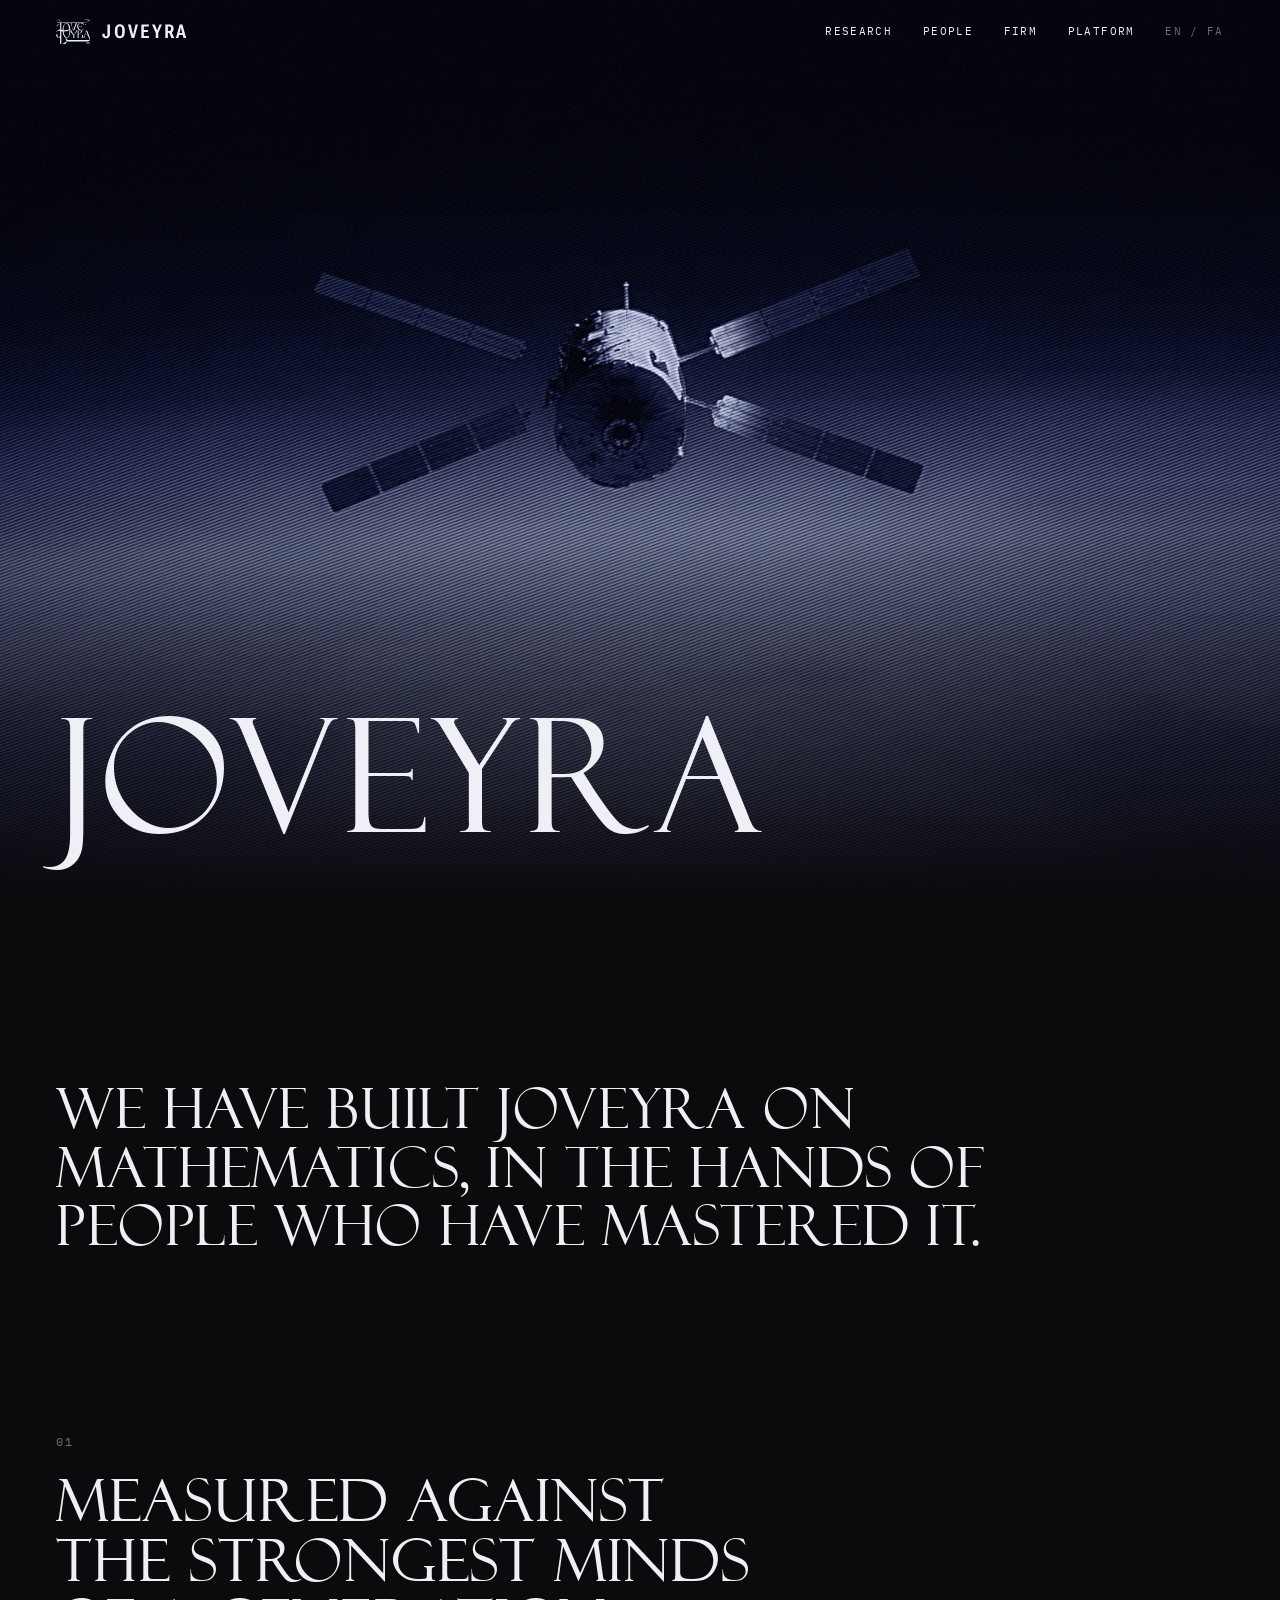
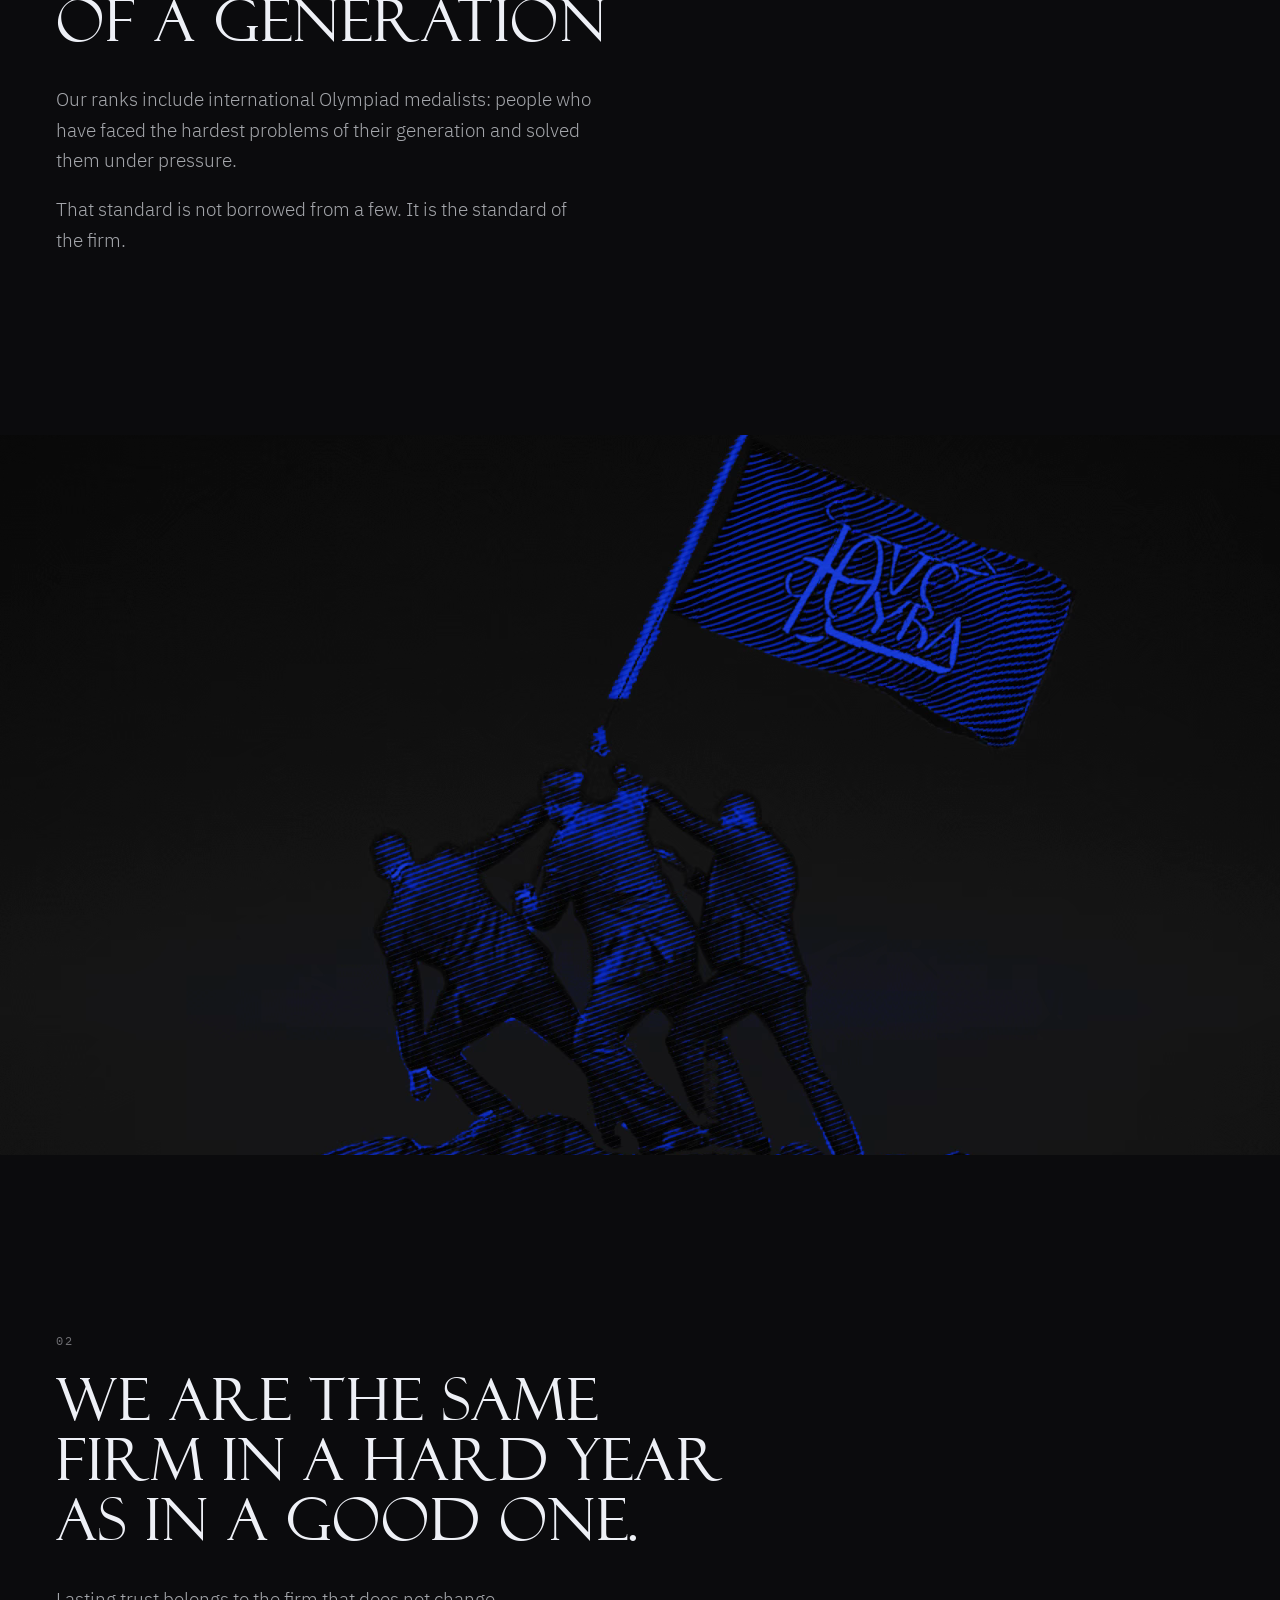
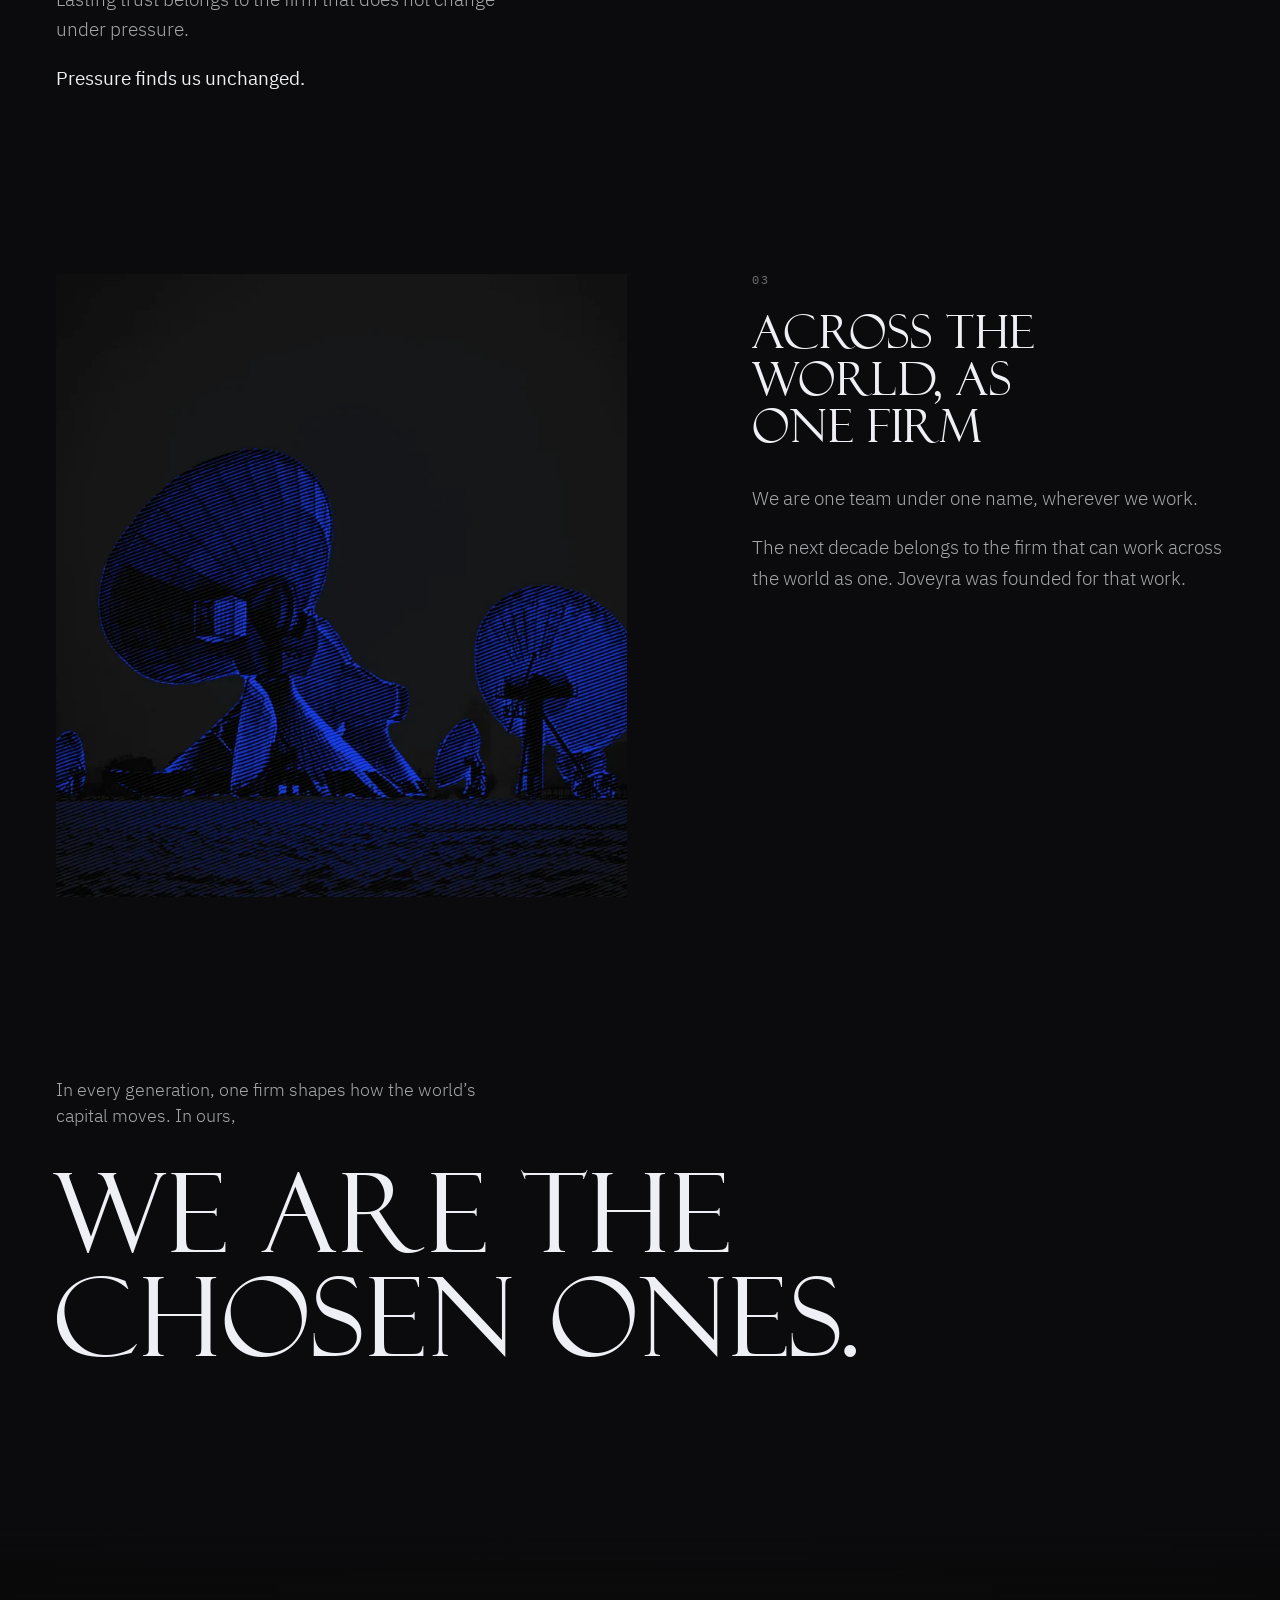
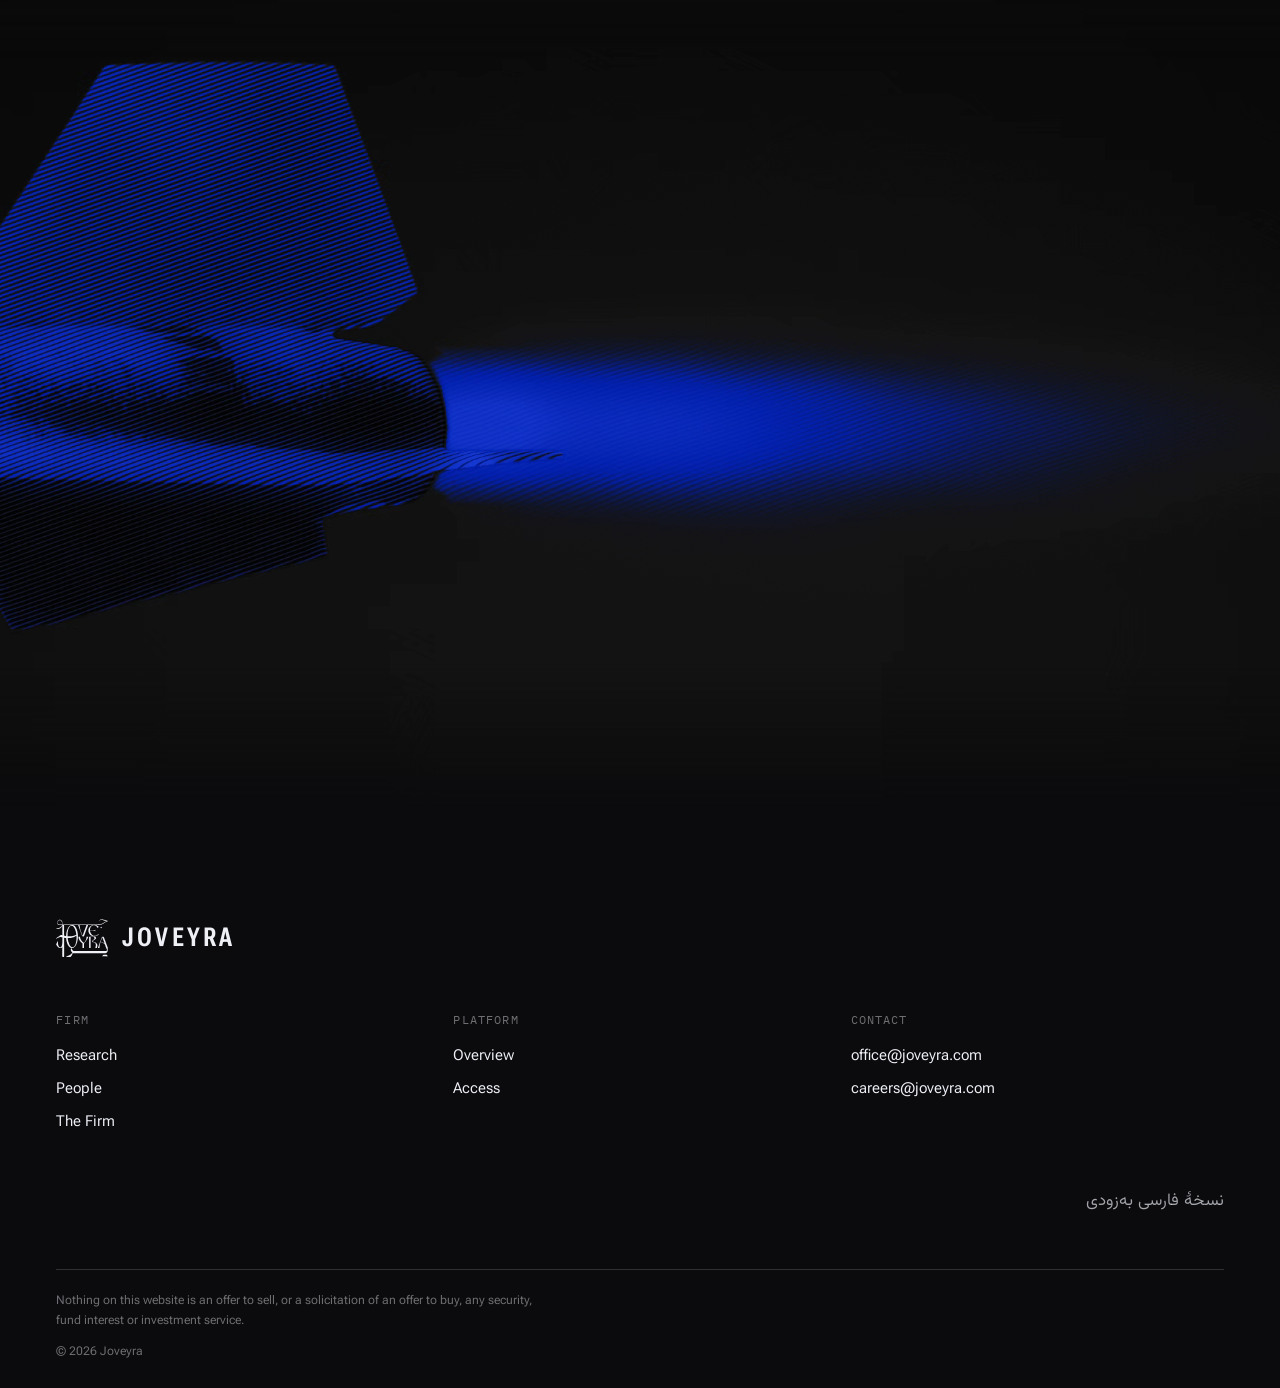
<file: index.html>
<!doctype html>
<html lang="en">
<head>
<meta charset="utf-8">
<meta name="viewport" content="width=device-width, initial-scale=1, viewport-fit=cover">
<title>Joveyra</title>
<meta name="description" content="Joveyra is a quantitative investment firm. Pricing models, built and supervised by our researchers, place every trade.">
<meta name="theme-color" content="#0b0b0d">
<link rel="icon" href="assets/logo.svg" type="image/svg+xml">
<link rel="preload" href="assets/fonts/roboto-flex-latin-full-normal.woff2" as="font" type="font/woff2" crossorigin>
<link rel="preload" href="assets/fonts/ibm-plex-sans-latin-300-normal.woff2" as="font" type="font/woff2" crossorigin>
<link rel="preload" href="assets/fonts/felix-titling.woff2" as="font" type="font/woff2" crossorigin>
<link rel="preload" href="assets/film/sat-poster.webp" as="image">
<link rel="stylesheet" href="assets/css/site.css">
<script>document.documentElement.classList.add("js")</script>
</head>
<body class="home">

<header class="nav">
  <div class="wrap">
    <a class="brand" href="./" aria-label="Joveyra, home">
      <svg viewBox="0 0 870 648" fill="currentColor" aria-hidden="true"><use href="assets/logo.svg#mark" width="870" height="648"/></svg>
      <span class="brand-word">Joveyra</span>
    </a>
    <nav class="links" aria-label="Main">
      <a href="#research">Research</a>
      <a href="#people">People</a>
      <a href="firm/index.html">Firm</a>
      <a href="product/index.html">Platform</a>
      <span class="lang" title="Persian edition in preparation">EN / FA</span>
    </nav>
    <button class="menu" type="button" aria-expanded="false" aria-controls="sheet">Menu</button>
  </div>
</header>
<nav class="sheet" id="sheet" aria-label="Main">
  <div>
    <a href="#research">Research</a>
    <a href="#people">People</a>
    <a href="firm/index.html">Firm</a>
    <a href="product/index.html">Platform</a>
  </div>
  <span class="mono">EN / <span lang="fa">فارسی</span>, in preparation</span>
</nav>

<main>
  <section class="h-hero" aria-label="Joveyra">
    <div class="h-media">
      <video class="v-loop" muted playsinline loop preload="auto" poster="assets/film/sat-poster.webp" aria-hidden="true">
        <source src="assets/film/sat-1280.mp4" type="video/mp4" media="(max-width: 900px)">
        <source src="assets/film/sat.webm" type="video/webm">
        <source src="assets/film/sat.mp4" type="video/mp4">
      </video>
    </div>
    <div class="h-grid">
      <h1 class="h-word">Joveyra</h1>
    </div>
  </section>

  <section class="h-open" id="research" aria-label="Mathematics">
    <div class="h-grid">
      <p class="h-lede">We have built Joveyra on mathematics, in the hands of people who have mastered it.</p>
    </div>
  </section>

  <section class="h-people h-sec" id="people" aria-labelledby="h-people">
    <div class="h-grid">
      <div class="h-block">
        <span class="h-idx mono">01</span>
        <h2 class="h-head" id="h-people">Measured against the strongest minds of a generation</h2>
        <div class="h-copy">
          <p>Our ranks include international Olympiad medalists: people who have faced the hardest problems of their generation and solved them under pressure.</p>
          <p>That standard is not borrowed from a few. It is the standard of the firm.</p>
        </div>
      </div>
    </div>
  </section>

  <figure class="h-flag" data-depth aria-label="The flag">
    <div class="h-media">
      <video data-lazy muted playsinline loop preload="none" poster="assets/film/flag-poster.webp" aria-hidden="true">
        <source data-src="assets/film/flag-1280.mp4" type="video/mp4" media="(max-width: 900px)">
        <source data-src="assets/film/flag.webm" type="video/webm">
        <source data-src="assets/film/flag.mp4" type="video/mp4">
      </video>
    </div>
  </figure>

  <section class="h-steady h-sec" aria-labelledby="h-steady">
    <div class="h-grid">
      <div class="h-block">
        <span class="h-idx mono">02</span>
        <h2 class="h-head" id="h-steady">We are the same firm in a hard year as in a good one.</h2>
        <div class="h-copy">
          <p>Lasting trust belongs to the firm that does not change under pressure.</p>
          <p class="h-coda">Pressure finds us unchanged.</p>
        </div>
      </div>
    </div>
  </section>

  <section class="h-world" aria-labelledby="h-world">
    <div class="h-grid">
      <figure class="h-dish" data-depth>
        <div class="h-media">
          <img src="assets/img/dish-1600.webp" srcset="assets/img/dish-800.webp 800w, assets/img/dish-1600.webp 1600w, assets/img/dish-2160.webp 2160w" sizes="(max-width: 860px) 100vw, 50vw" width="1600" height="1747" alt="Line engraving of a large radio dish turned to the sky." loading="lazy" decoding="async">
        </div>
      </figure>
      <div class="h-side h-block">
        <span class="h-idx mono">03</span>
        <h2 class="h-head" id="h-world">Across the world, as one firm</h2>
        <div class="h-copy">
          <p>We are one team under one name, wherever we work.</p>
          <p>The next decade belongs to the firm that can work across the world as one. Joveyra was founded for that work.</p>
        </div>
      </div>
    </div>
  </section>

  <section class="h-close" aria-label="Our generation">
    <div class="h-grid">
      <p class="h-pre">In every generation, one firm shapes how the world&rsquo;s capital moves. In ours,</p>
      <p class="h-claim">We are the chosen ones.</p>
    </div>
  </section>

  <figure class="h-tail" data-depth aria-hidden="true">
    <div class="h-media">
      <video data-lazy muted playsinline loop preload="none" poster="assets/film/sr71-fire-poster.webp">
        <source data-src="assets/film/sr71-fire-1280.mp4" type="video/mp4" media="(max-width: 900px)">
        <source data-src="assets/film/sr71-fire.webm" type="video/webm">
        <source data-src="assets/film/sr71-fire.mp4" type="video/mp4">
      </video>
      <span class="h-grain"></span>
    </div>
  </figure>
</main>

<footer class="h-foot">
  <div class="wrap">
    <a class="fbrand" href="./" aria-label="Joveyra, home">
      <svg viewBox="0 0 870 648" fill="currentColor" aria-hidden="true"><use href="assets/logo.svg#mark" width="870" height="648"/></svg>
      <span class="brand-word">Joveyra</span>
    </a>
    <div class="fcols">
      <div><span class="mono">Firm</span><ul><li><a href="#research">Research</a></li><li><a href="#people">People</a></li><li><a href="firm/index.html">The Firm</a></li></ul></div>
      <div><span class="mono">Platform</span><ul><li><a href="product/index.html">Overview</a></li><li><a href="mailto:platform@joveyra.com">Access</a></li></ul></div>
      <div><span class="mono">Contact</span><ul><li><a href="mailto:office@joveyra.com">office@joveyra.com</a></li><li><a href="mailto:careers@joveyra.com">careers@joveyra.com</a></li></ul></div>
    </div>
    <p class="fa" lang="fa" dir="rtl">نسخهٔ فارسی به‌زودی</p>
    <div class="legal">
      <p>Nothing on this website is an offer to sell, or a solicitation of an offer to buy, any security, fund interest or investment service.</p>
      <p>&copy; 2026 Joveyra</p>
    </div>
  </div>
</footer>

<script src="assets/vendor/lenis.min.js"></script>
<script src="assets/js/site.js"></script>
</body>
</html>
</file>
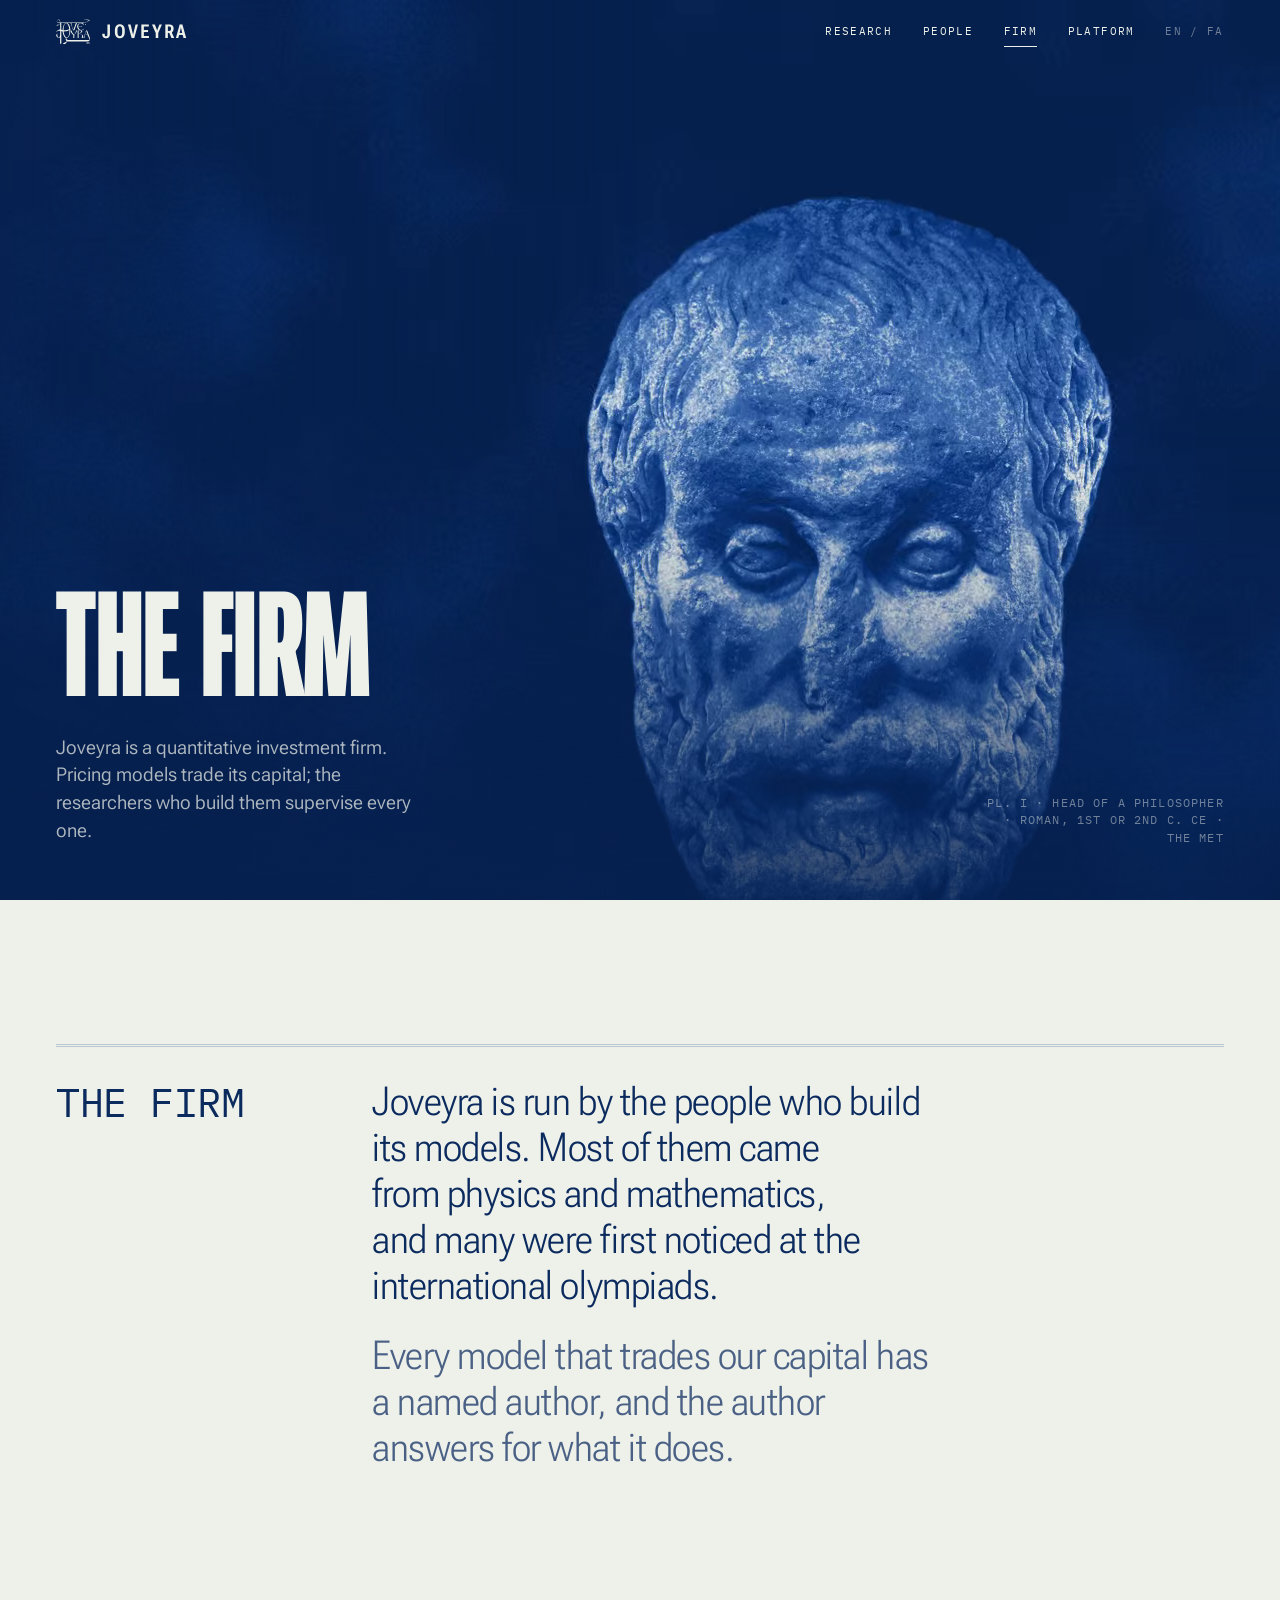
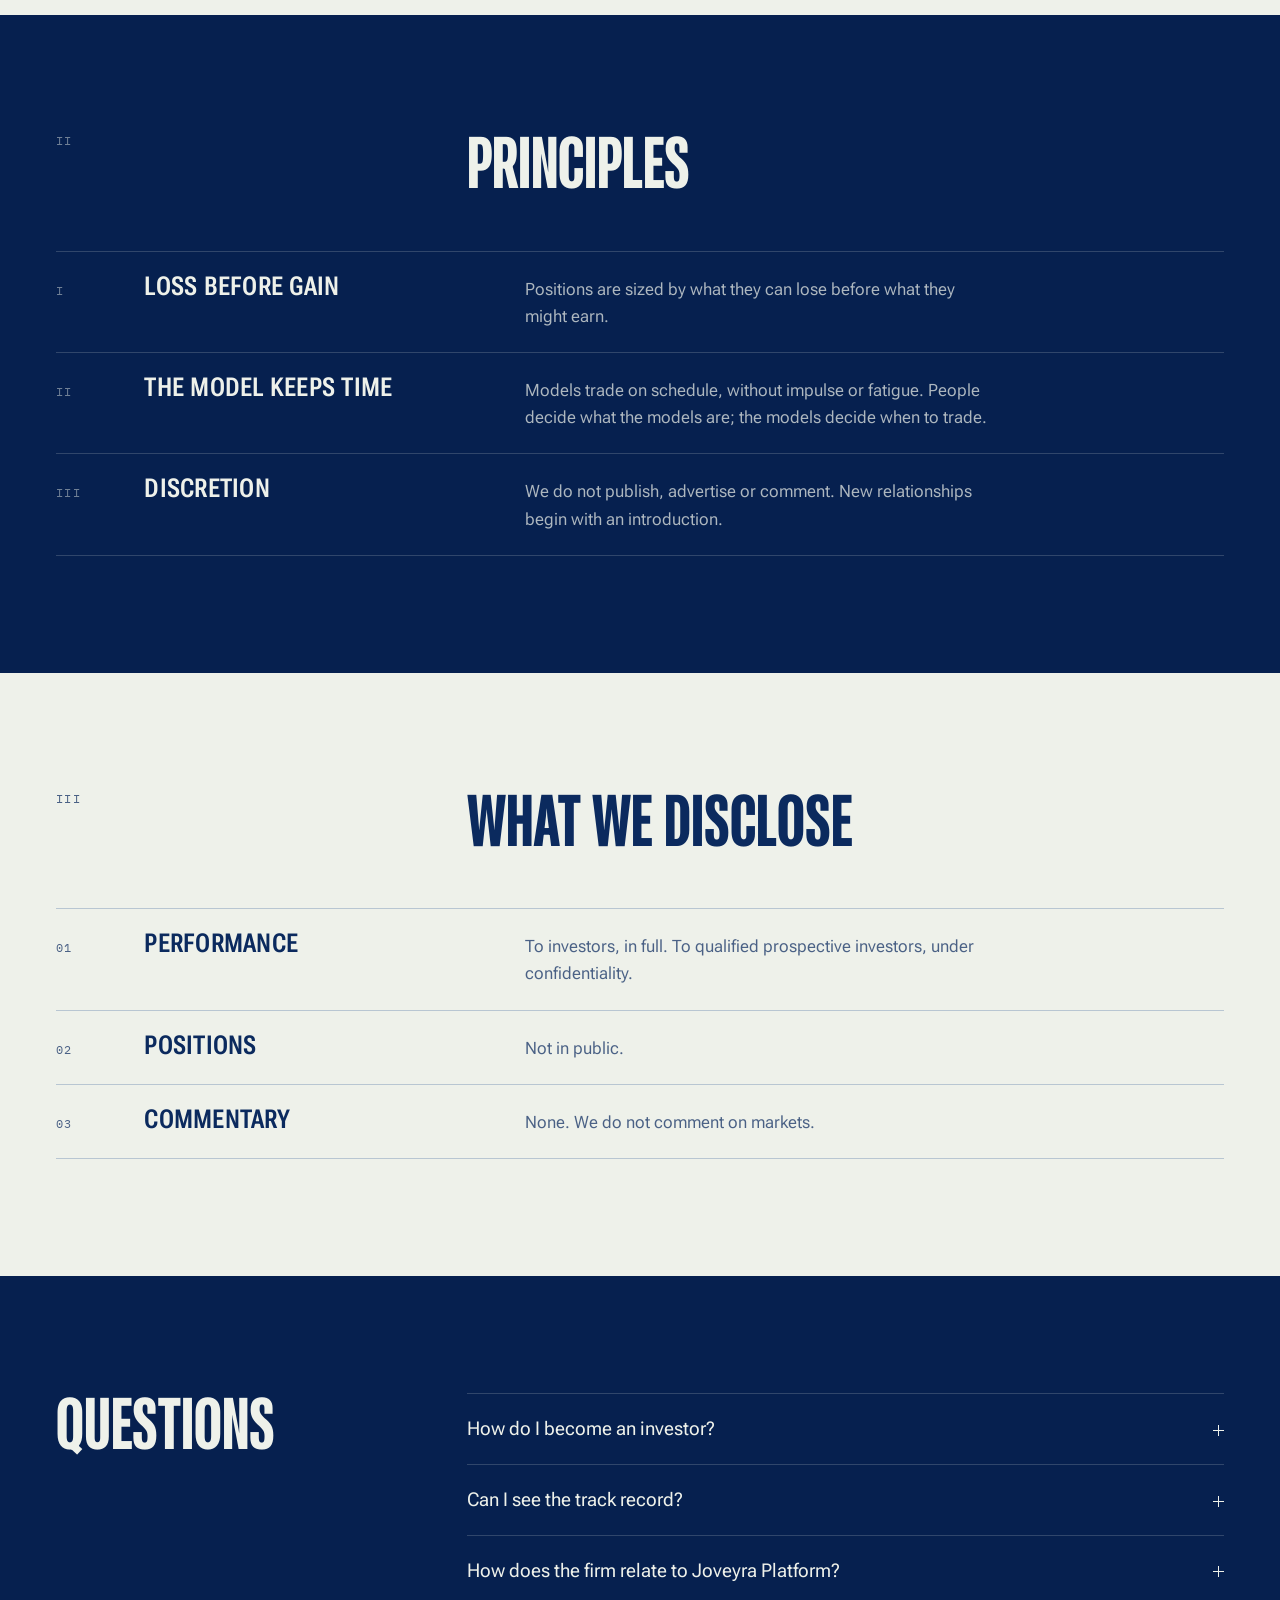
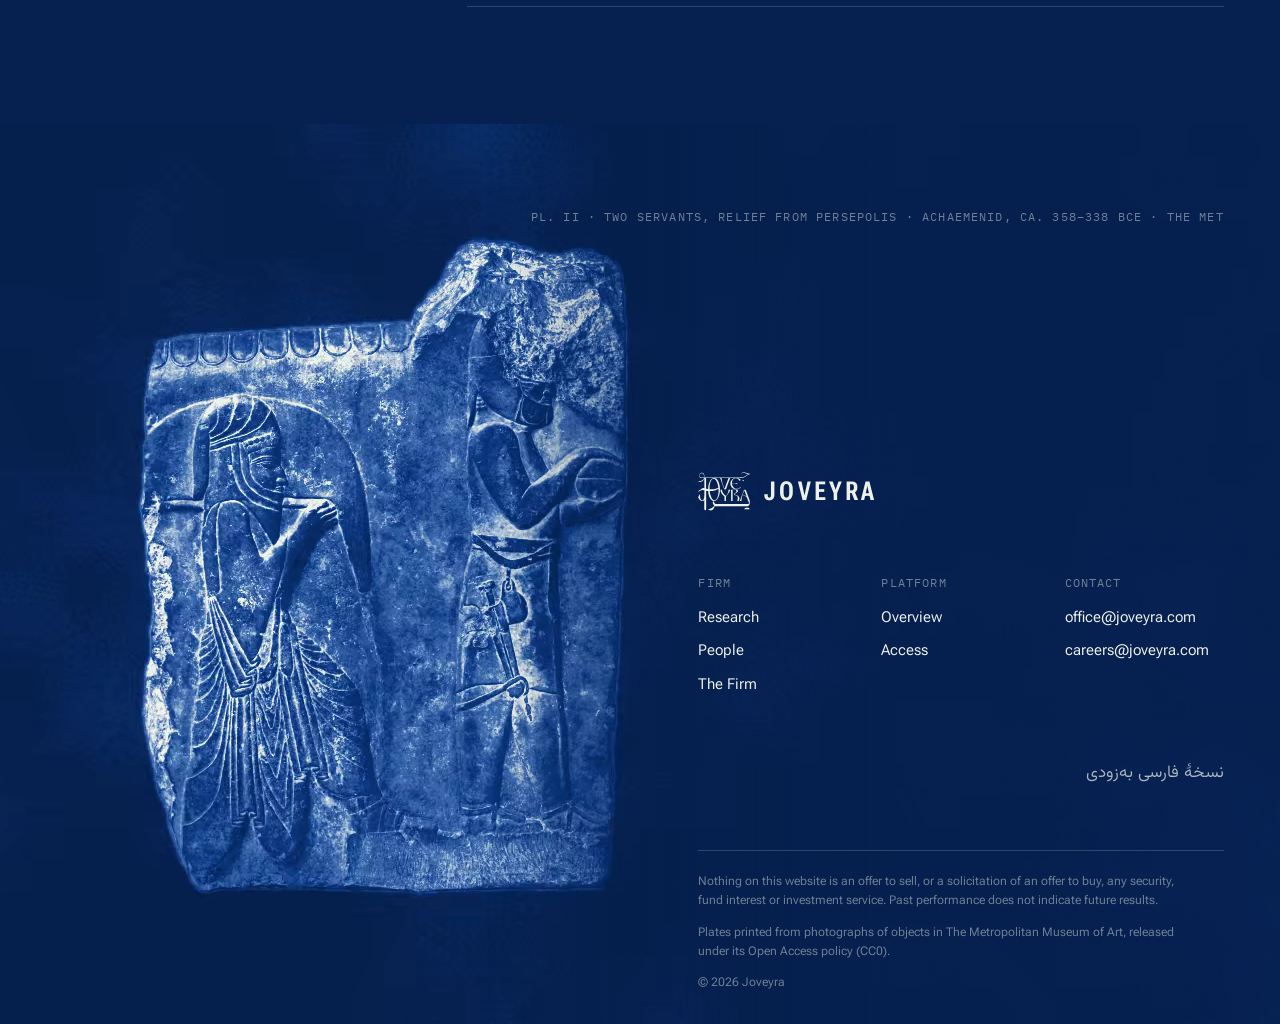
<file: firm/index.html>
<!doctype html>
<html lang="en" class="cyan">
<head>
<meta charset="utf-8">
<meta name="viewport" content="width=device-width, initial-scale=1, viewport-fit=cover">
<title>The Firm · Joveyra</title>
<meta name="description" content="Joveyra is a quantitative investment firm. Pricing models trade its capital; the researchers who build them supervise every one.">
<meta name="theme-color" content="#06204f">
<link rel="icon" href="../assets/logo.svg" type="image/svg+xml">
<link rel="preload" href="../assets/fonts/roboto-flex-latin-full-normal.woff2" as="font" type="font/woff2" crossorigin>
<link rel="stylesheet" href="../assets/css/site.css">
<script>document.documentElement.classList.add("js")</script>
</head>
<body>

<header class="nav">
  <div class="wrap">
    <a class="brand" href="../" aria-label="Joveyra, home">
      <svg viewBox="0 0 870 648" fill="currentColor" aria-hidden="true"><use href="../assets/logo.svg#mark" width="870" height="648"/></svg>
      <span class="brand-word">Joveyra</span>
    </a>
    <nav class="links" aria-label="Main">
      <a href="../#research">Research</a>
      <a href="../#people">People</a>
      <a href="./" aria-current="page">Firm</a>
      <a href="../product/index.html">Platform</a>
      <span class="lang" title="Persian edition in preparation">EN / FA</span>
    </nav>
    <button class="menu" type="button" aria-expanded="false" aria-controls="sheet">Menu</button>
  </div>
</header>
<nav class="sheet" id="sheet" aria-label="Main">
  <div>
    <a href="../#research">Research</a>
    <a href="../#people">People</a>
    <a href="./" aria-current="page">Firm</a>
    <a href="../product/index.html">Platform</a>
  </div>
  <span class="mono">EN / <span lang="fa">فارسی</span>, in preparation</span>
</nav>

<main>
  <section class="hero" aria-label="The Firm" style="--focus:66% 46%">
    <video class="v-loop" muted playsinline loop poster="../assets/film/philosopher-poster.webp" aria-hidden="true">
      <source src="../assets/film/philosopher.webm" type="video/webm">
      <source src="../assets/film/philosopher.mp4" type="video/mp4">
    </video>
    <div class="hero-copy wrap">
      <div>
        <h1 class="display two">The Firm</h1>
        <p class="lede">Joveyra is a quantitative investment firm. Pricing models trade its capital; the researchers who build them supervise every one.</p>
      </div>
      <p class="cap">Pl. I &middot; Head of a philosopher &middot; Roman, 1st or 2nd c. CE &middot; The Met</p>
    </div>
  </section>

  <section class="pale statement" aria-label="The firm">
    <div class="wrap">
      <div class="rule2"></div>
      <p class="mono">The Firm</p>
      <div>
        <p>Joveyra is run by the people who build its models. Most of them came from physics and mathematics, and many were first noticed at the international olympiads.</p>
        <p>Every model that trades our capital has a named author, and the author answers for what it does.</p>
      </div>
    </div>
  </section>

  <section class="ledger dark" aria-labelledby="principles-h">
    <div class="wrap">
      <div class="head">
        <span class="num">II</span>
        <h2 class="h2" id="principles-h">Principles</h2>
      </div>
      <ol>
        <li><span class="num">I</span><h3 class="h3">Loss before gain</h3><p>Positions are sized by what they can lose before what they might earn.</p></li>
        <li><span class="num">II</span><h3 class="h3">The model keeps time</h3><p>Models trade on schedule, without impulse or fatigue. People decide what the models are; the models decide when to trade.</p></li>
        <li><span class="num">III</span><h3 class="h3">Discretion</h3><p>We do not publish, advertise or comment. New relationships begin with an introduction.</p></li>
      </ol>
    </div>
  </section>

  <section class="pale ledger" aria-labelledby="disclose-h">
    <div class="wrap">
      <div class="head">
        <span class="num">III</span>
        <h2 class="h2" id="disclose-h">What we disclose</h2>
      </div>
      <ol>
        <li><span class="num">01</span><h3 class="h3">Performance</h3><p>To investors, in full. To qualified prospective investors, under confidentiality.</p></li>
        <li><span class="num">02</span><h3 class="h3">Positions</h3><p>Not in public.</p></li>
        <li><span class="num">03</span><h3 class="h3">Commentary</h3><p>None. We do not comment on markets.</p></li>
      </ol>
    </div>
  </section>

  <section class="faq" aria-labelledby="faq-h">
    <div class="wrap">
      <h2 class="h2" id="faq-h">Questions</h2>
      <div>
        <details class="qa"><summary>How do I become an investor?</summary><div class="a">By introduction only. We do not solicit, and we do not accept capital through intermediaries we have not met.</div></details>
        <details class="qa"><summary>Can I see the track record?</summary><div class="a">The record is available to qualified prospective investors, under confidentiality. Write to <a href="mailto:office@joveyra.com">office@joveyra.com</a>.</div></details>
        <details class="qa"><summary>How does the firm relate to Joveyra Platform?</summary><div class="a">The platform is a separate business. It runs on the same infrastructure as the fund. <a href="../product/index.html">More on the platform</a>.</div></details>
      </div>
    </div>
  </section>
</main>

<footer class="end" style="--focus:30% 50%">
  <video data-lazy muted playsinline loop preload="none" poster="../assets/film/servants-poster.webp" aria-hidden="true">
    <source data-src="../assets/film/servants.webm" type="video/webm">
    <source data-src="../assets/film/servants.mp4" type="video/mp4">
  </video>
  <p class="cap plate-cap">Pl. II &middot; Two servants, relief from Persepolis &middot; Achaemenid, ca. 358&ndash;338 BCE &middot; The Met</p>
  <div class="inner">
    <div class="foot">
      <a class="fbrand" href="../" aria-label="Joveyra, home">
        <svg viewBox="0 0 870 648" fill="currentColor" aria-hidden="true"><use href="../assets/logo.svg#mark" width="870" height="648"/></svg>
        <span class="brand-word">Joveyra</span>
      </a>
      <div class="fcols">
        <div><span class="mono">Firm</span><ul><li><a href="../#research">Research</a></li><li><a href="../#people">People</a></li><li><a href="./">The Firm</a></li></ul></div>
        <div><span class="mono">Platform</span><ul><li><a href="../product/index.html">Overview</a></li><li><a href="mailto:platform@joveyra.com">Access</a></li></ul></div>
        <div><span class="mono">Contact</span><ul><li><a href="mailto:office@joveyra.com">office@joveyra.com</a></li><li><a href="mailto:careers@joveyra.com">careers@joveyra.com</a></li></ul></div>
      </div>
      <p class="fa" lang="fa" dir="rtl">نسخهٔ فارسی به‌زودی</p>
      <div class="legal">
        <p>Nothing on this website is an offer to sell, or a solicitation of an offer to buy, any security, fund interest or investment service. Past performance does not indicate future results.</p>
        <p>Plates printed from photographs of objects in The Metropolitan Museum of Art, released under its Open Access policy (CC0).</p>
        <p>&copy; 2026 Joveyra</p>
      </div>
    </div>
  </div>
</footer>

<script src="../assets/vendor/lenis.min.js"></script>
<script src="../assets/js/site.js"></script>
</body>
</html>
</file>
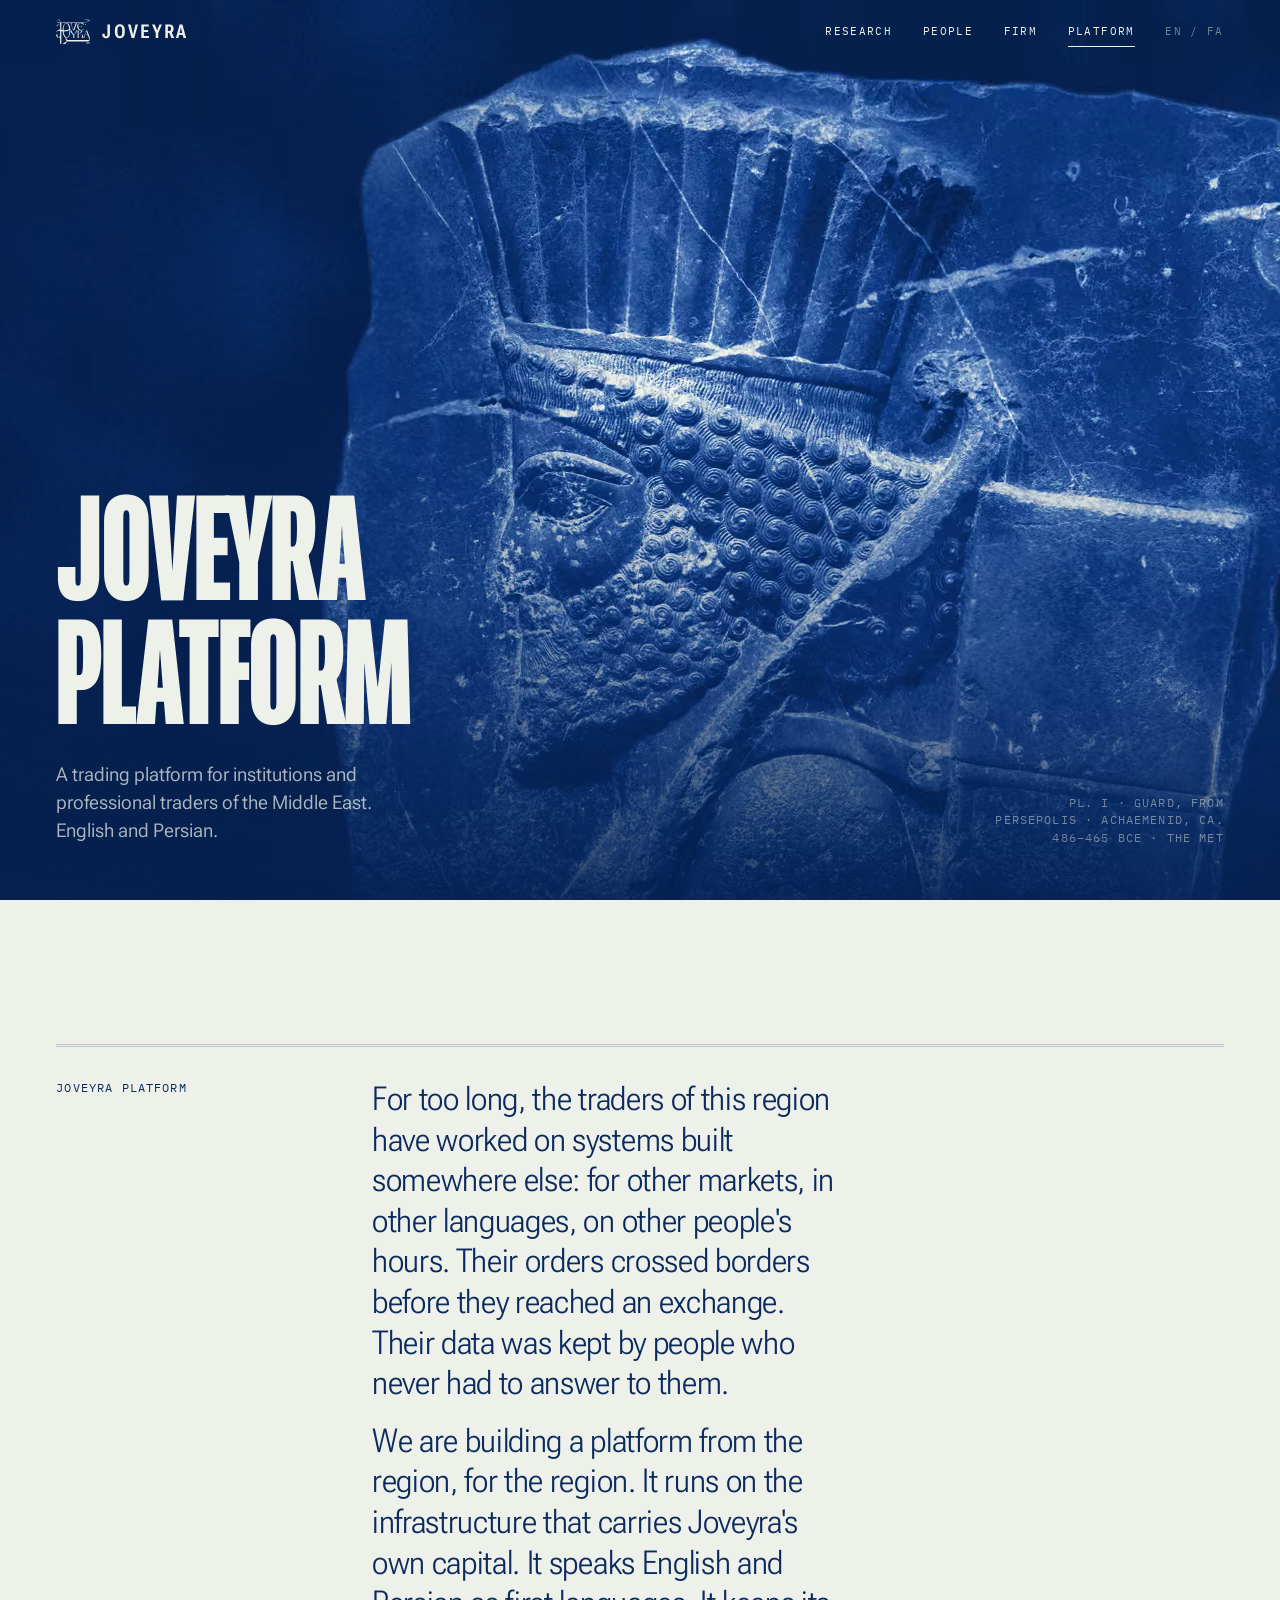
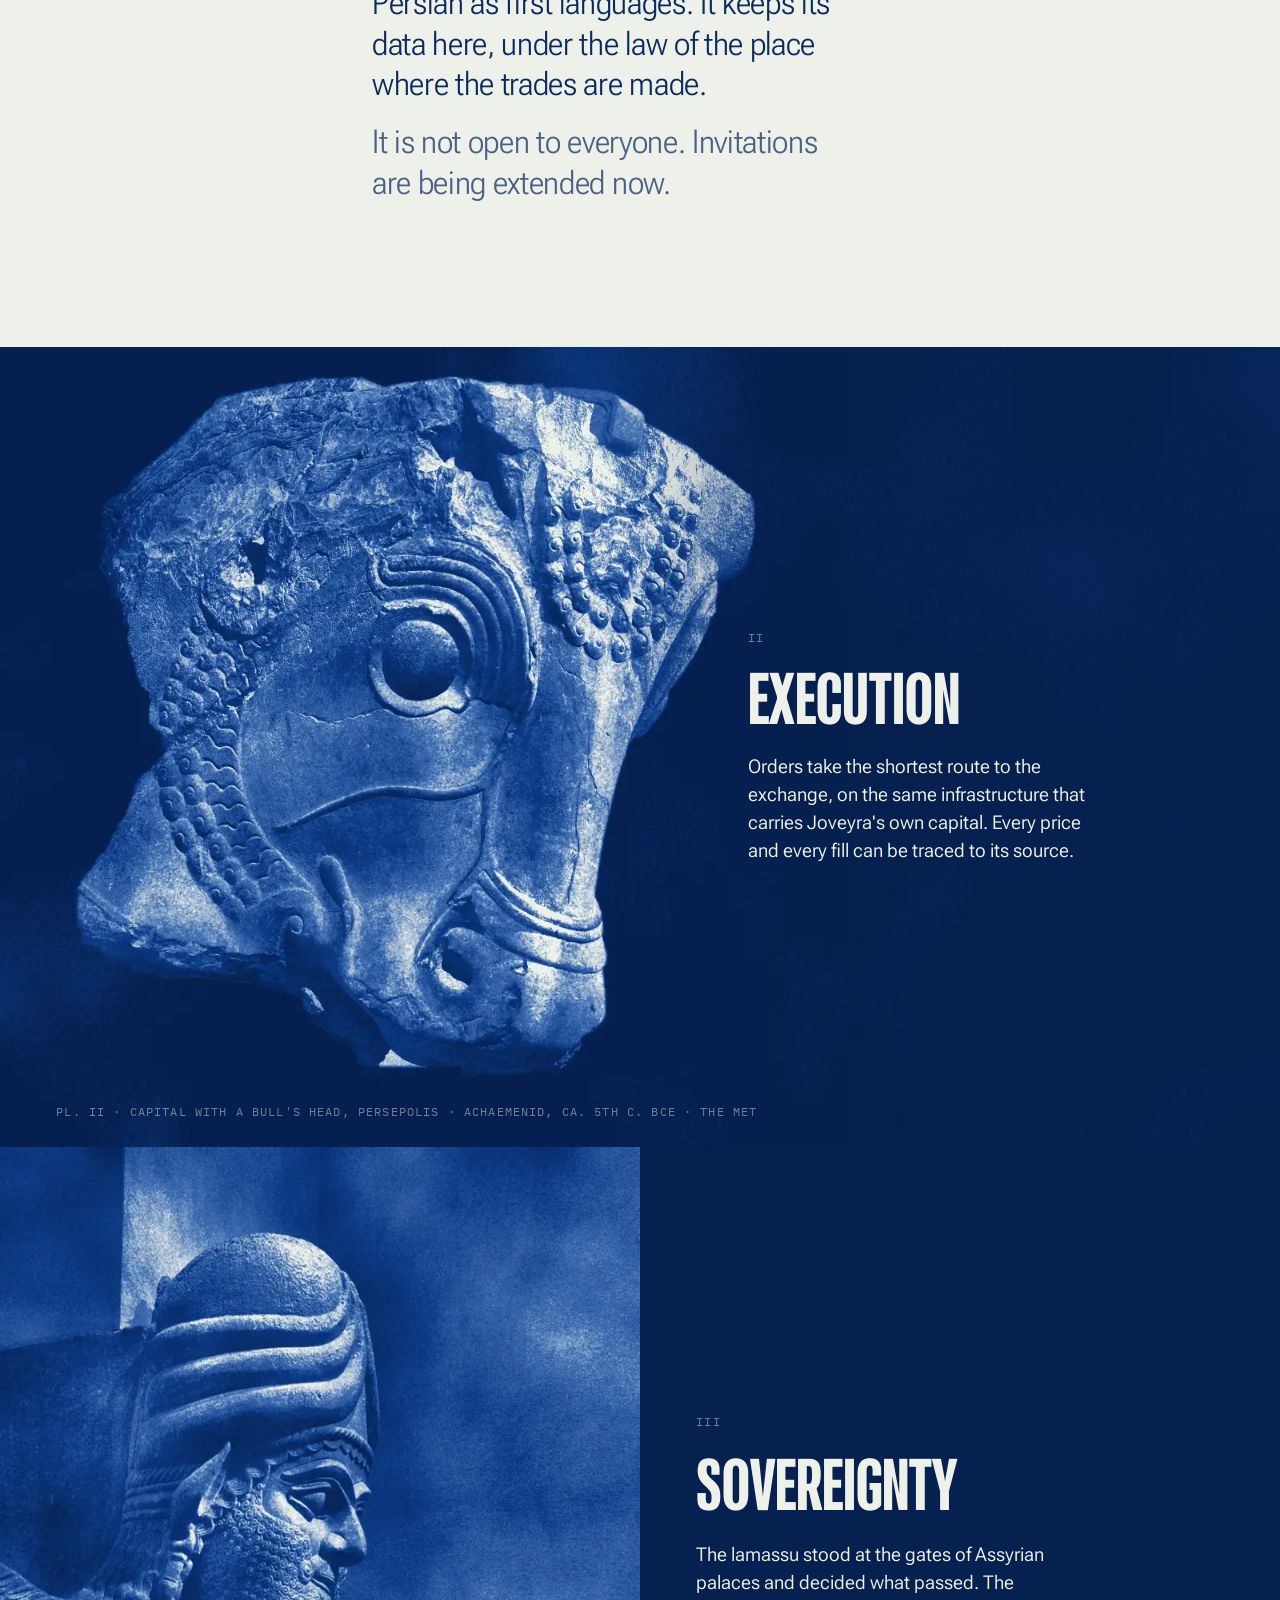
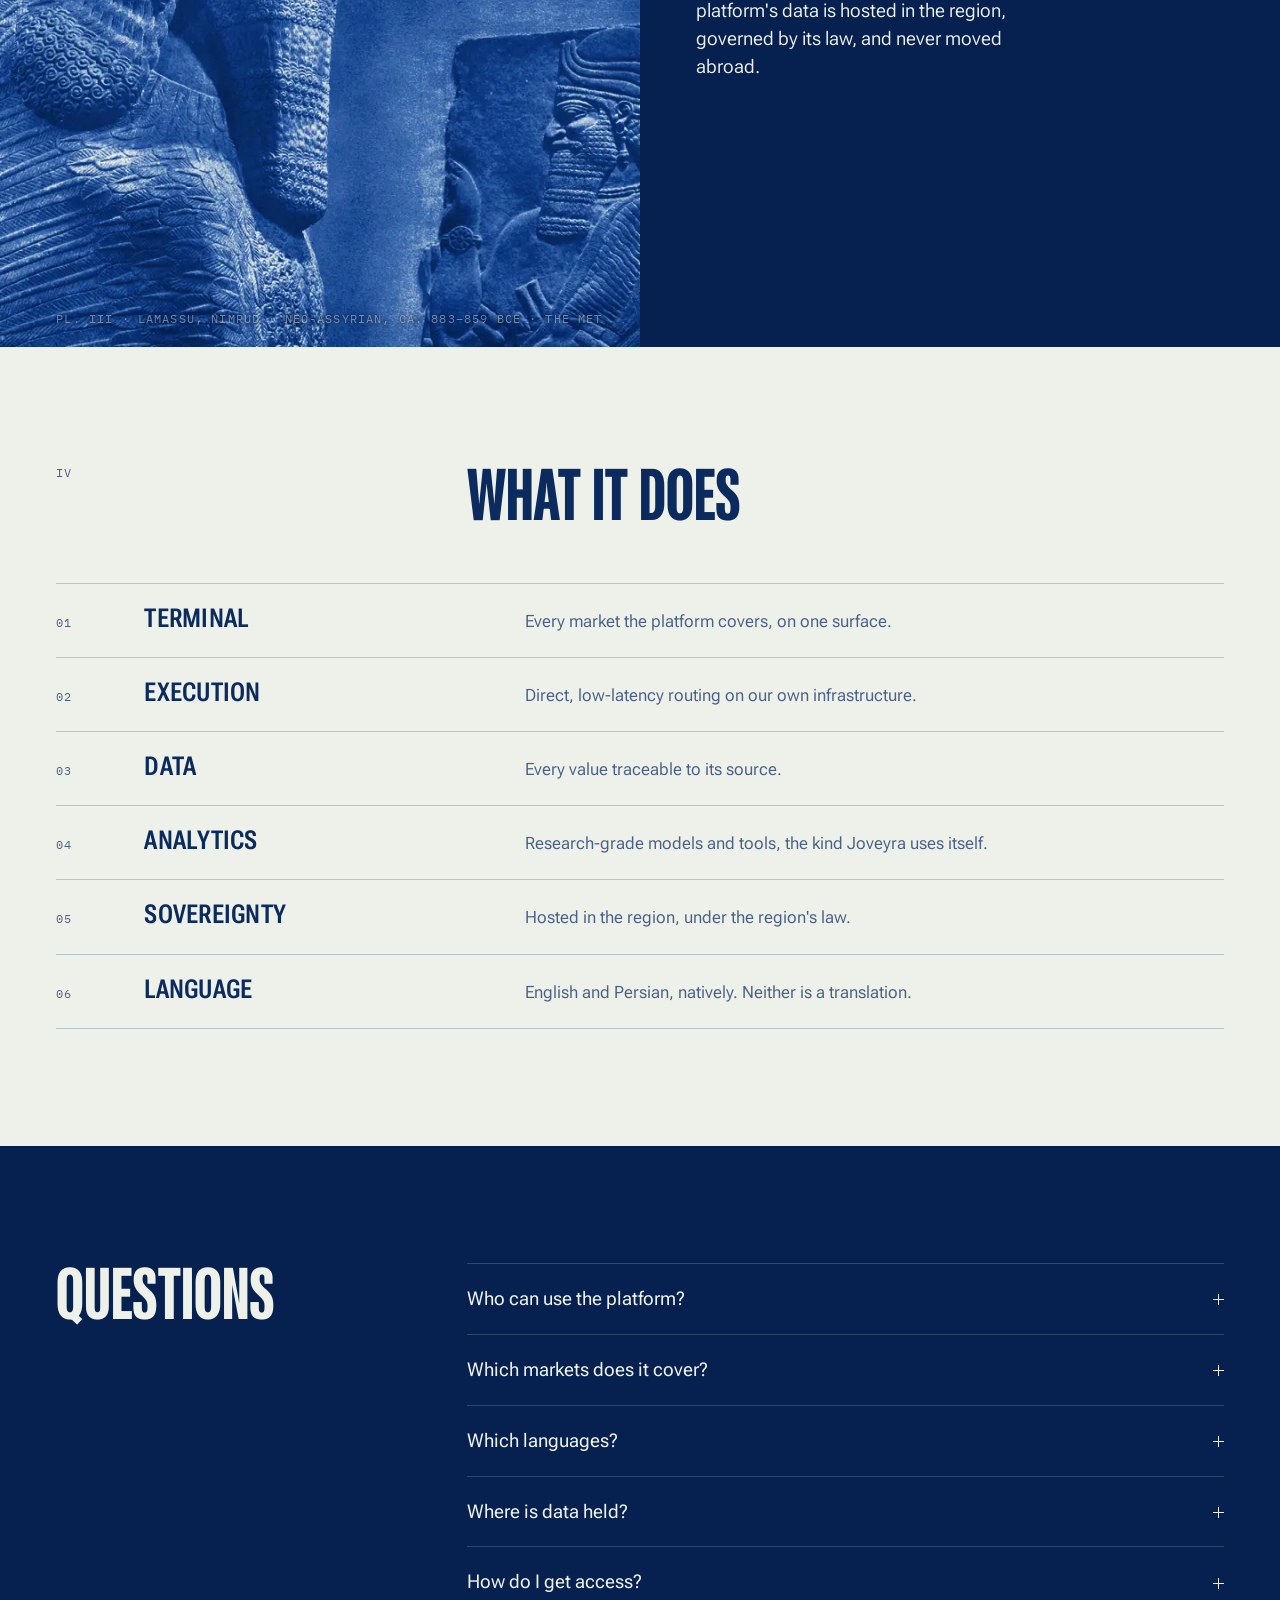
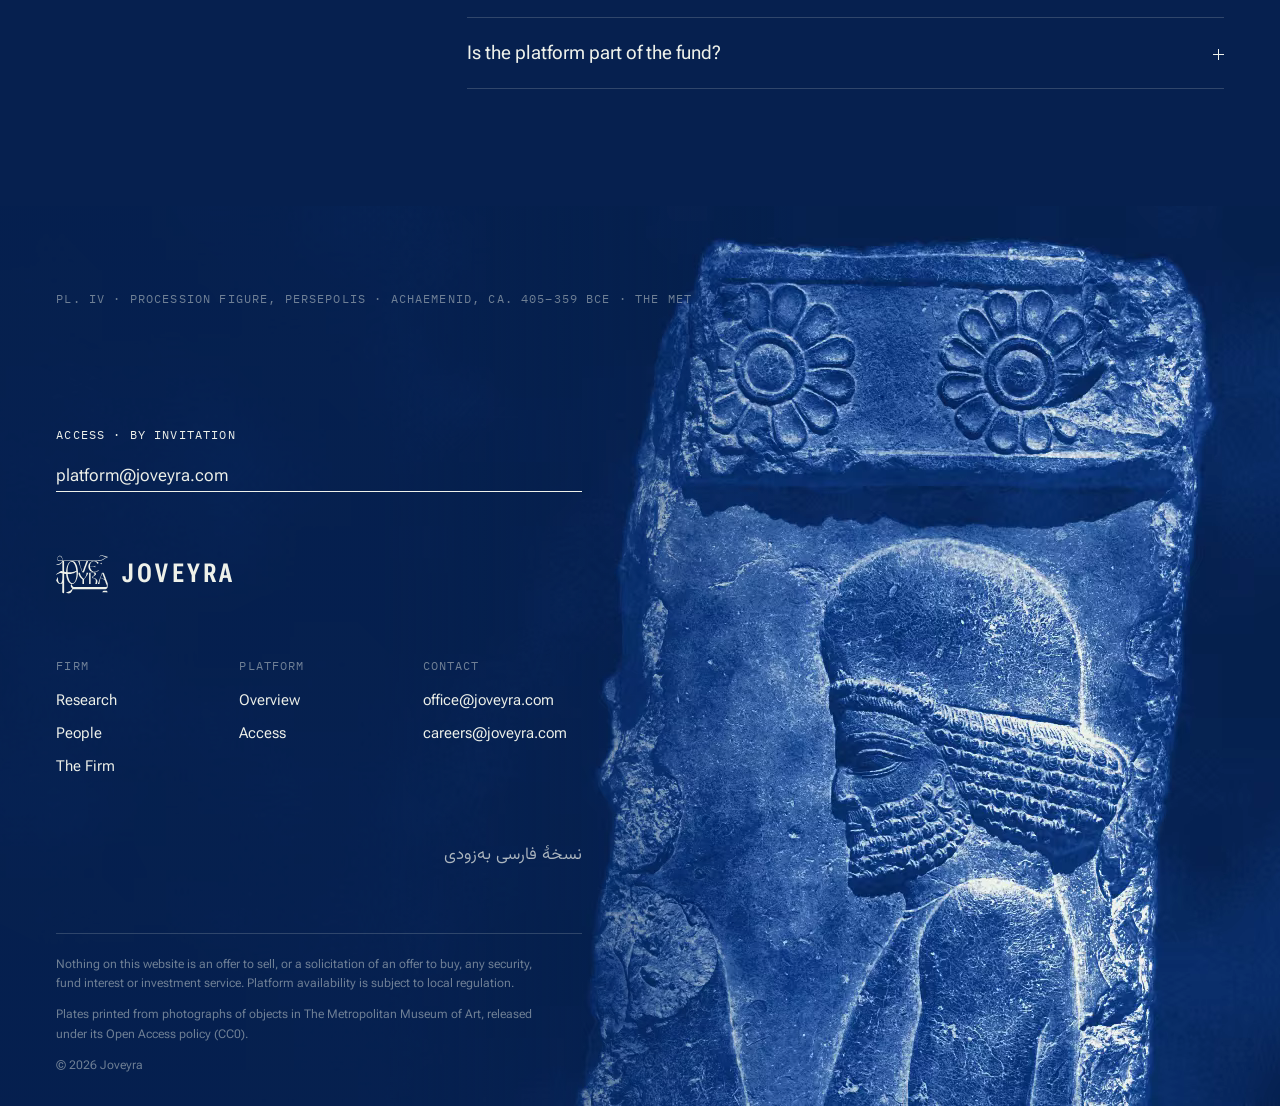
<file: product/index.html>
<!doctype html>
<html lang="en" class="cyan">
<head>
<meta charset="utf-8">
<meta name="viewport" content="width=device-width, initial-scale=1, viewport-fit=cover">
<title>Joveyra Platform</title>
<meta name="description" content="A trading platform for institutions and professional traders of the Middle East, in English and Persian. By invitation.">
<meta name="theme-color" content="#06204f">
<link rel="icon" href="../assets/logo.svg" type="image/svg+xml">
<link rel="preload" href="../assets/fonts/roboto-flex-latin-full-normal.woff2" as="font" type="font/woff2" crossorigin>
<link rel="stylesheet" href="../assets/css/site.css">
<script>document.documentElement.classList.add("js")</script>
</head>
<body>

<header class="nav">
  <div class="wrap">
    <a class="brand" href="../" aria-label="Joveyra, home">
      <svg viewBox="0 0 870 648" fill="currentColor" aria-hidden="true"><use href="../assets/logo.svg#mark" width="870" height="648"/></svg>
      <span class="brand-word">Joveyra</span>
    </a>
    <nav class="links" aria-label="Main">
      <a href="../#research">Research</a>
      <a href="../#people">People</a>
      <a href="../firm/index.html">Firm</a>
      <a href="./" aria-current="page">Platform</a>
      <span class="lang" title="Persian edition in preparation">EN / FA</span>
    </nav>
    <button class="menu" type="button" aria-expanded="false" aria-controls="sheet">Menu</button>
  </div>
</header>
<nav class="sheet" id="sheet" aria-label="Main">
  <div>
    <a href="../#research">Research</a>
    <a href="../#people">People</a>
    <a href="../firm/index.html">Firm</a>
    <a href="./" aria-current="page">Platform</a>
  </div>
  <span class="mono">EN / <span lang="fa">فارسی</span>, in preparation</span>
</nav>

<main>
  <section class="hero" aria-label="Joveyra Platform" style="--focus:60% 50%">
    <video class="v-loop" muted playsinline loop poster="../assets/film/guard-poster.webp" aria-hidden="true">
      <source src="../assets/film/guard.webm" type="video/webm">
      <source src="../assets/film/guard.mp4" type="video/mp4">
    </video>
    <div class="hero-copy wrap">
      <div>
        <h1 class="display two">Joveyra<br>Platform</h1>
        <p class="lede">A trading platform for institutions and professional traders of the Middle East. English and Persian.</p>
      </div>
      <p class="cap">Pl. I &middot; Guard, from Persepolis &middot; Achaemenid, ca. 486&ndash;465 BCE &middot; The Met</p>
    </div>
  </section>

  <section class="pale speech" aria-label="The platform">
    <div class="wrap">
      <div class="rule2"></div>
      <p class="mono">Joveyra Platform</p>
      <div class="words">
        <p>For too long, the traders of this region have worked on systems built somewhere else: for other markets, in other languages, on other people's hours. Their orders crossed borders before they reached an exchange. Their data was kept by people who never had to answer to them.</p>
        <p>We are building a platform from the region, for the region. It runs on the infrastructure that carries Joveyra's own capital. It speaks English and Persian as first languages. It keeps its data here, under the law of the place where the trades are made.</p>
        <p class="quiet">It is not open to everyone. Invitations are being extended now.</p>
      </div>
    </div>
  </section>

  <section class="plate r" style="--focus:30% 50%">
    <img class="settle" src="../assets/img/cy-bull-1600.webp" srcset="../assets/img/cy-bull-800.webp 800w, ../assets/img/cy-bull-1600.webp 1600w" sizes="100vw" width="1600" height="1000" alt="Cyanotype of a stone capital carved as the forepart of a bull, from Persepolis." loading="lazy" decoding="async">
    <div class="txt">
      <span class="num">II</span>
      <h2 class="h2">Execution</h2>
      <p class="lede">Orders take the shortest route to the exchange, on the same infrastructure that carries Joveyra's own capital. Every price and every fill can be traced to its source.</p>
    </div>
    <p class="cap">Pl. II &middot; Capital with a bull's head, Persepolis &middot; Achaemenid, ca. 5th c. BCE &middot; The Met</p>
  </section>

  <section class="split" aria-labelledby="sov-h">
    <figure>
      <img class="settle" src="../assets/img/cy-lamassu-1200.webp" srcset="../assets/img/cy-lamassu-720.webp 720w, ../assets/img/cy-lamassu-1200.webp 1200w" sizes="(max-width: 860px) 100vw, 50vw" width="1200" height="1500" alt="Cyanotype of the bearded, crowned head of a lamassu from an Assyrian palace gate." loading="lazy" decoding="async">
      <figcaption class="cap">Pl. III &middot; Lamassu, Nimrud &middot; Neo-Assyrian, ca. 883&ndash;859 BCE &middot; The Met</figcaption>
    </figure>
    <div class="txt">
      <span class="num">III</span>
      <h2 class="h2" id="sov-h">Sovereignty</h2>
      <p class="lede">The lamassu stood at the gates of Assyrian palaces and decided what passed. The platform's data is hosted in the region, governed by its law, and never moved abroad.</p>
    </div>
  </section>

  <section class="pale ledger" aria-labelledby="does-h">
    <div class="wrap">
      <div class="head">
        <span class="num">IV</span>
        <h2 class="h2" id="does-h">What it does</h2>
      </div>
      <ol>
        <li><span class="num">01</span><h3 class="h3">Terminal</h3><p>Every market the platform covers, on one surface.</p></li>
        <li><span class="num">02</span><h3 class="h3">Execution</h3><p>Direct, low-latency routing on our own infrastructure.</p></li>
        <li><span class="num">03</span><h3 class="h3">Data</h3><p>Every value traceable to its source.</p></li>
        <li><span class="num">04</span><h3 class="h3">Analytics</h3><p>Research-grade models and tools, the kind Joveyra uses itself.</p></li>
        <li><span class="num">05</span><h3 class="h3">Sovereignty</h3><p>Hosted in the region, under the region's law.</p></li>
        <li><span class="num">06</span><h3 class="h3">Language</h3><p>English and Persian, natively. Neither is a translation.</p></li>
      </ol>
    </div>
  </section>

  <section class="faq" aria-labelledby="faq-h">
    <div class="wrap">
      <h2 class="h2" id="faq-h">Questions</h2>
      <div>
        <details class="qa"><summary>Who can use the platform?</summary><div class="a">Institutions and professional traders in the Middle East, by invitation.</div></details>
        <details class="qa"><summary>Which markets does it cover?</summary><div class="a">The region's exchanges first, then global markets.</div></details>
        <details class="qa"><summary>Which languages?</summary><div class="a">English and Persian. Both are complete; neither is a translation of the other.</div></details>
        <details class="qa"><summary>Where is data held?</summary><div class="a">In the region, under the law of the place where the trades are made. It is not moved abroad.</div></details>
        <details class="qa"><summary>How do I get access?</summary><div class="a">Write to <a href="mailto:platform@joveyra.com">platform@joveyra.com</a>. Invitations are being extended now.</div></details>
        <details class="qa"><summary>Is the platform part of the fund?</summary><div class="a">No. The platform is a separate business. It runs on the same infrastructure as Joveyra's own capital.</div></details>
      </div>
    </div>
  </section>
</main>

<footer class="end l" style="--focus:68% 42%">
  <video data-lazy muted playsinline loop preload="none" poster="../assets/film/procession-poster.webp" aria-hidden="true">
    <source data-src="../assets/film/procession.webm" type="video/webm">
    <source data-src="../assets/film/procession.mp4" type="video/mp4">
  </video>
  <p class="cap plate-cap">Pl. IV &middot; Procession figure, Persepolis &middot; Achaemenid, ca. 405&ndash;359 BCE &middot; The Met</p>
  <div class="inner">
    <div class="foot">
      <div class="access">
        <span class="mono">Access &middot; By invitation</span>
        <a class="link" href="mailto:platform@joveyra.com">platform@joveyra.com</a>
      </div>
      <a class="fbrand" href="../" aria-label="Joveyra, home">
        <svg viewBox="0 0 870 648" fill="currentColor" aria-hidden="true"><use href="../assets/logo.svg#mark" width="870" height="648"/></svg>
        <span class="brand-word">Joveyra</span>
      </a>
      <div class="fcols">
        <div><span class="mono">Firm</span><ul><li><a href="../#research">Research</a></li><li><a href="../#people">People</a></li><li><a href="../firm/index.html">The Firm</a></li></ul></div>
        <div><span class="mono">Platform</span><ul><li><a href="./">Overview</a></li><li><a href="mailto:platform@joveyra.com">Access</a></li></ul></div>
        <div><span class="mono">Contact</span><ul><li><a href="mailto:office@joveyra.com">office@joveyra.com</a></li><li><a href="mailto:careers@joveyra.com">careers@joveyra.com</a></li></ul></div>
      </div>
      <p class="fa" lang="fa" dir="rtl">نسخهٔ فارسی به‌زودی</p>
      <div class="legal">
        <p>Nothing on this website is an offer to sell, or a solicitation of an offer to buy, any security, fund interest or investment service. Platform availability is subject to local regulation.</p>
        <p>Plates printed from photographs of objects in The Metropolitan Museum of Art, released under its Open Access policy (CC0).</p>
        <p>&copy; 2026 Joveyra</p>
      </div>
    </div>
  </div>
</footer>

<script src="../assets/vendor/lenis.min.js"></script>
<script src="../assets/js/site.js"></script>
</body>
</html>
</file>
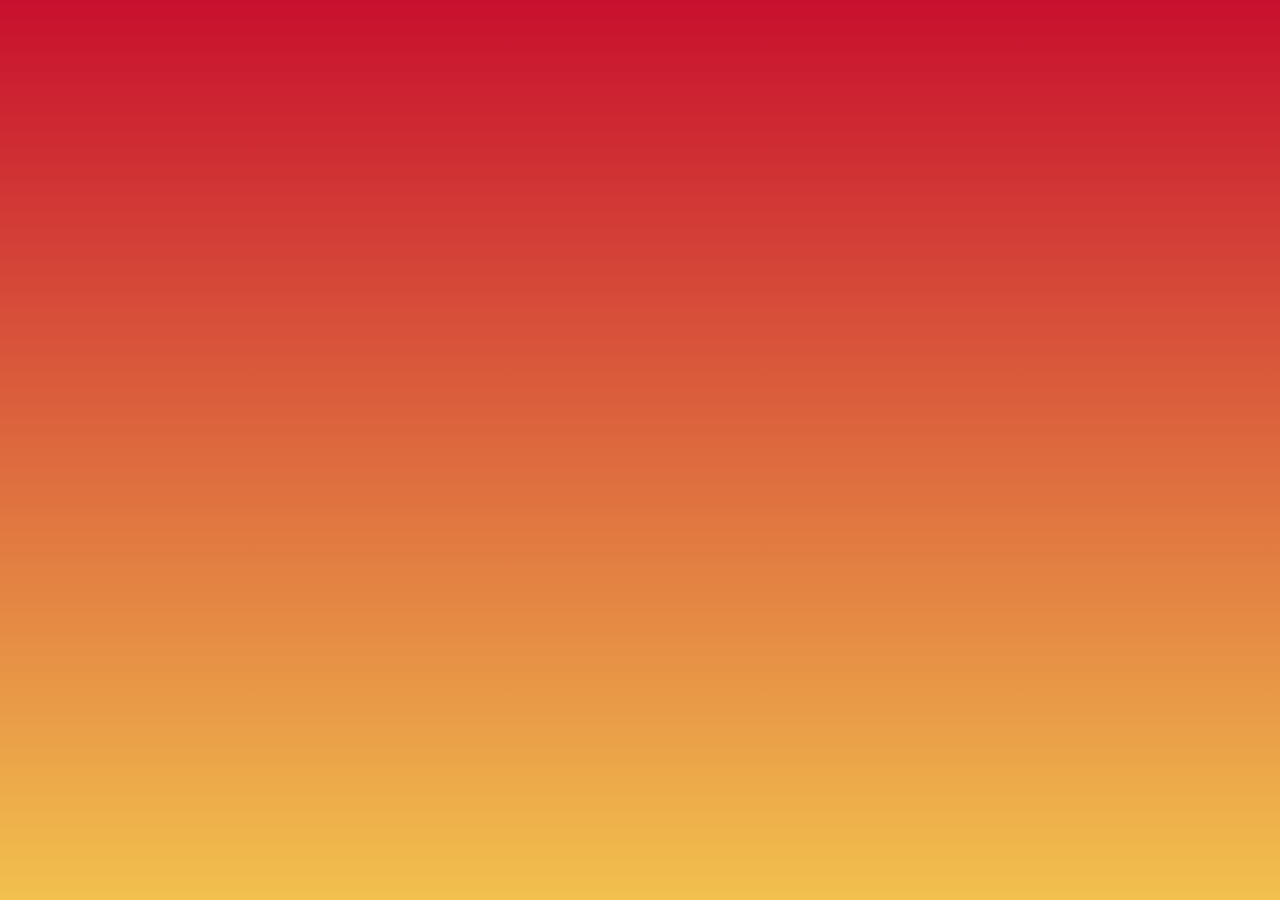
<file: joveyra-materials/2-flag/flag-demo.html>
<!doctype html>
<html lang="en">
<head>
<meta charset="utf-8">
<meta name="viewport" content="width=device-width, initial-scale=1">
<title>Flag transparency test</title>
<style>
  body { margin: 0; min-height: 100vh; display: grid; place-items: end center;
         background: linear-gradient(180deg, #c8102e 0%, #f2c14e 100%); }
  canvas { display: block; width: 100%; }
</style>
</head>
<body>
  <!-- The coloured background should show through everywhere except the men, flag, pole, rocks and floor. -->
  <canvas data-alpha-video="flag-alpha.mp4" aria-label="Men raising the Joveyra flag"></canvas>
  <script src="flag-alpha.js" defer></script>
</body>
</html>
</file>
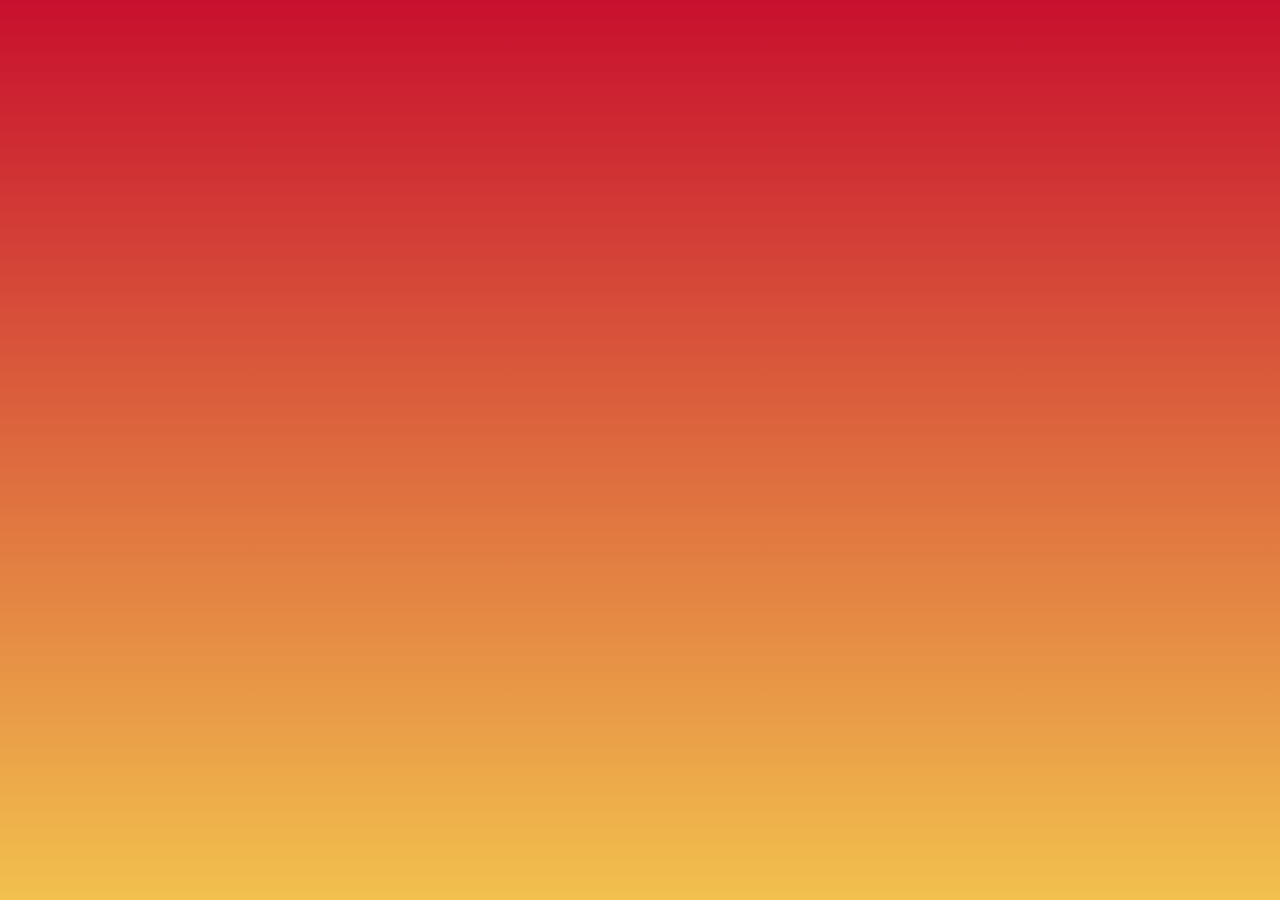
<file: joveyra-materials/4-sr71-fire/fire-demo.html>
<!doctype html>
<html lang="en">
<head>
<meta charset="utf-8">
<meta name="viewport" content="width=device-width, initial-scale=1">
<title>SR-71 fire transparency test</title>
<style>
  body { margin: 0; min-height: 100vh; display: grid; place-items: center;
         background: linear-gradient(180deg, #c8102e 0%, #f2c14e 100%); }
  canvas { display: block; width: 100%; }
</style>
</head>
<body>
  <!-- The coloured background should show through everywhere except the tail; the fire is see-through. -->
  <canvas data-alpha-video="sr71-fire-alpha.mp4" aria-label="SR-71 tail with afterburner"></canvas>
  <script src="sr71-fire-alpha.js" defer></script>
</body>
</html>
</file>
<file: assets/css/site.css>
/* Joveyra
   Home: banknote line engraving, light lines on a night ground, blue ruling.
   /firm/ and /product/: cyanotype, Prussian blue and paper.
   Copper appears once per page, no more.                                     */

@font-face {
  font-family: "Flex";
  src: url("../fonts/roboto-flex-latin-full-normal.woff2") format("woff2");
  font-weight: 100 1000; font-stretch: 25% 151%; font-display: swap;
}
@font-face { font-family: "Felix"; src: url("../fonts/felix-titling.woff2") format("woff2"); font-weight: 400; font-display: swap; }
@font-face { font-family: "Plex Mono"; src: url("../fonts/ibm-plex-mono-latin-400-normal.woff2") format("woff2"); font-weight: 400; font-display: swap; }
@font-face { font-family: "Vazir"; src: url("../fonts/vazirmatn-arabic-wght-normal.woff2") format("woff2"); font-weight: 100 900; font-display: swap; }
@font-face { font-family: "Plex Sans"; src: url("../fonts/ibm-plex-sans-latin-300-normal.woff2") format("woff2"); font-weight: 300; font-display: swap; }
@font-face { font-family: "Plex Sans"; src: url("../fonts/ibm-plex-sans-latin-400-normal.woff2") format("woff2"); font-weight: 400; font-display: swap; }

:root {
  color-scheme: dark;
  /* engraving */
  --ground: #0b0b0d;
  --ground-2: #131316;
  --line: #eef0f6;
  --line-dim: rgba(238, 240, 246, .68);
  --line-faint: rgba(238, 240, 246, .44);
  --hair: rgba(238, 240, 246, .16);
  --rule: #2c3fd6;
  --pale: #e9ebf0;
  --navy: #0d1440;
  --navy-dim: rgba(13, 20, 64, .7);
  --navy-hair: rgba(13, 20, 64, .2);
  --copper: #c4733f;
  --solid: rgba(11, 11, 13, .92);

  --title: "Felix", "Felix Titling", "Trajan Pro", Georgia, serif;
  --flex: "Flex", "Roboto Condensed", "Arial Narrow", system-ui, sans-serif;
  --mono: "Plex Mono", ui-monospace, Menlo, monospace;
  --fa: "Vazir", Tahoma, sans-serif;
  --gutter: clamp(16px, 4.4vw, 64px);
  --max: 1360px;
  --ease: cubic-bezier(.22, .61, .2, 1);
}
/* cyanotype pages */
.cyan {
  --ground: #06204f;
  --ground-2: #0a2a62;
  --line: #eef1ea;
  --line-dim: rgba(238, 241, 234, .72);
  --line-faint: rgba(238, 241, 234, .46);
  --hair: rgba(238, 241, 234, .18);
  --rule: #4573b5;
  --pale: #eef1ea;
  --navy: #0b2a5e;
  --navy-dim: rgba(11, 42, 94, .72);
  --navy-hair: rgba(13, 59, 134, .24);
  --solid: rgba(6, 32, 79, .94);
}

*, *::before, *::after { box-sizing: border-box; }
html { -webkit-text-size-adjust: 100%; background: var(--ground); }
html.lenis, html.lenis body { height: auto; }
.lenis.lenis-smooth { scroll-behavior: auto !important; }
body {
  margin: 0; background: var(--ground); color: var(--line);
  font-family: var(--flex); font-weight: 380; font-stretch: 100%;
  font-size: 1.0625rem; line-height: 1.6;
  -webkit-font-smoothing: antialiased; text-rendering: optimizeLegibility;
  overflow-x: hidden;
}
img, video { display: block; max-width: 100%; }
a { color: inherit; text-decoration: none; }
p { margin: 0; }
h1, h2, h3 { margin: 0; font-weight: inherit; }
ul { list-style: none; margin: 0; padding: 0; }
:focus-visible { outline: 1px solid currentColor; outline-offset: 4px; }
::selection { background: var(--rule); color: #fff; }
[hidden] { display: none !important; }

.wrap { width: 100%; max-width: var(--max); margin-inline: auto; padding-inline: var(--gutter); }
.sr { position: absolute; width: 1px; height: 1px; overflow: hidden; clip: rect(0 0 0 0); white-space: nowrap; }

/* ---------------------------------------------------------------- type */
.display, .h2, .h3, .brand-word, .sheet a {
  font-family: var(--flex); text-transform: uppercase;
  font-optical-sizing: auto; text-wrap: balance;
}
.display { font-size: clamp(4.75rem, 16vw, 17rem); font-weight: 640; font-stretch: 27%; line-height: .8; letter-spacing: -.004em; }
.display.two { font-size: clamp(3.75rem, 11.5vw, 12rem); line-height: .84; }
.h2 { font-size: clamp(2.6rem, 5.6vw, 5.4rem); font-weight: 620; font-stretch: 30%; line-height: .9; }
.h3 { font-size: clamp(1.5rem, 2.2vw, 2rem); font-weight: 600; font-stretch: 40%; line-height: 1; letter-spacing: .01em; }
.mono, .cap, .num {
  font-family: var(--mono); font-size: .72rem; line-height: 1.5;
  text-transform: uppercase; letter-spacing: .1em; font-weight: 400;
}
.num { color: var(--line-faint); }
.lede { font-size: clamp(1.1rem, 1.45vw, 1.3rem); line-height: 1.5; font-weight: 360; max-width: 36ch; }
.body { max-width: 44ch; color: var(--line-dim); }
.body + .body { margin-top: .9em; }
.link { display: inline-flex; gap: .6em; align-items: baseline; border-bottom: 1px solid currentColor; padding-bottom: 2px; transition: opacity .3s; }
.link:hover { opacity: .7; }

/* ---------------------------------------------------------------- nav */
.nav {
  position: fixed; inset: 0 0 auto; z-index: 50;
  padding-top: env(safe-area-inset-top, 0px);
  color: var(--line);
  transition: background-color .5s var(--ease), border-color .5s var(--ease), opacity 1.2s var(--ease);
  border-bottom: 1px solid transparent;
}
.nav.solid { background: var(--solid); border-bottom-color: var(--hair); -webkit-backdrop-filter: blur(10px); backdrop-filter: blur(10px); }
.nav .wrap { height: 64px; display: flex; align-items: center; justify-content: space-between; gap: 24px; }
.brand { display: inline-flex; align-items: center; gap: 12px; }
.brand svg { width: 34px; height: auto; flex: none; }
.brand-word { font-size: 1.2rem; font-weight: 640; font-stretch: 32%; letter-spacing: .12em; line-height: 1; }
.links { display: flex; align-items: center; gap: clamp(18px, 2.4vw, 36px); }
.links a, .links span, .menu {
  font-family: var(--mono); font-size: .7rem; letter-spacing: .12em; text-transform: uppercase;
}
.links a { position: relative; padding-block: 6px; transition: opacity .3s; }
.links a::after { content: ""; position: absolute; left: 0; right: 0; bottom: 0; height: 1px; background: currentColor; transform: scaleX(0); transform-origin: left; transition: transform .45s var(--ease); }
.links a:hover::after, .links a[aria-current="page"]::after { transform: scaleX(1); }
.links .lang { color: var(--line-faint); cursor: default; }
.menu { display: none; background: none; border: 1px solid var(--hair); color: inherit; padding: 9px 14px; cursor: pointer; }
.sheet { display: none; }

@media (max-width: 860px) {
  .links { display: none; }
  .menu { display: inline-block; }
  .sheet {
    position: fixed; inset: 0; z-index: 49; background: var(--ground);
    padding: calc(96px + env(safe-area-inset-top, 0px)) var(--gutter) calc(32px + env(safe-area-inset-bottom, 0px));
    display: flex; flex-direction: column; justify-content: space-between;
    opacity: 0; visibility: hidden; transition: opacity .4s var(--ease), visibility 0s .4s;
  }
  .sheet a { display: block; font-size: clamp(2.8rem, 15vw, 4.5rem); font-weight: 620; font-stretch: 30%; line-height: 1.02; border-bottom: 1px solid var(--hair); padding-block: 8px; }
  .menu-open .sheet { opacity: 1; visibility: visible; transition: opacity .4s var(--ease); }
  .menu-open .nav { background: var(--ground); }
}

/* ---------------------------------------------------------------- hero */
.hero { position: relative; height: 100svh; min-height: 560px; overflow: hidden; background: var(--ground); }
.hero video, .hero .poster { position: absolute; inset: 0; width: 100%; height: 100%; object-fit: cover; object-position: var(--focus, 64% 50%); }
.hero .v-open { z-index: 2; transition: opacity 1.4s var(--ease); }
.hero .v-open.gone { opacity: 0; pointer-events: none; }
.hero::after {
  content: ""; position: absolute; inset: 0; z-index: 3; pointer-events: none;
  background:
    linear-gradient(0deg, rgba(7, 10, 28, .82) 0%, rgba(7, 10, 28, .25) 34%, rgba(7, 10, 28, 0) 55%),
    linear-gradient(90deg, rgba(7, 10, 28, .55) 0%, rgba(7, 10, 28, 0) 50%);
}
.cyan .hero::after {
  background:
    linear-gradient(0deg, rgba(6, 32, 79, .82) 0%, rgba(6, 32, 79, .2) 34%, rgba(6, 32, 79, 0) 55%),
    linear-gradient(90deg, rgba(6, 32, 79, .5) 0%, rgba(6, 32, 79, 0) 50%);
}
.hero-copy {
  position: absolute; z-index: 4; left: 0; right: 0; bottom: 0;
  padding-bottom: calc(clamp(28px, 6vh, 72px) + env(safe-area-inset-bottom, 0px));
  display: grid; grid-template-columns: minmax(0, 1fr) auto; align-items: end; gap: 24px 48px;
  transition: opacity 1.6s var(--ease);
}
.hero-copy .lede { margin-top: clamp(18px, 3vh, 32px); color: var(--line-dim); }
.hero-copy .cap { color: var(--line-faint); text-align: right; max-width: 34ch; justify-self: end; }
.skip {
  position: absolute; z-index: 5; right: var(--gutter); bottom: calc(clamp(28px, 6vh, 72px) + env(safe-area-inset-bottom, 0px));
  font-family: var(--mono); font-size: .7rem; letter-spacing: .12em; text-transform: uppercase;
  color: var(--line); background: rgba(7, 10, 28, .35); border: 1px solid var(--hair); padding: 10px 16px; cursor: pointer;
  transition: opacity .6s var(--ease);
}
.film-on .hero-copy, .film-on .nav { opacity: 0; pointer-events: none; }
.film-on .hero::after { opacity: 0; }
.hero::after { transition: opacity 1.6s var(--ease); }
html:not(.film-on) .skip { opacity: 0; pointer-events: none; }
@media (max-width: 700px) {
  .hero { --focus: 70% 40%; }
  .hero-copy { grid-template-columns: 1fr; }
  .hero-copy .cap { text-align: left; justify-self: start; }
}

/* ---------------------------------------------------------------- pale text sections */
.pale { background: var(--pale); color: var(--navy); }
.pale .num, .pale .cap { color: var(--navy-dim); }
.statement { padding-block: clamp(96px, 16vh, 200px); }
.statement .wrap { display: grid; grid-template-columns: minmax(0, 3fr) minmax(0, 9fr); gap: 32px; }
.statement .rule2 { grid-column: 1 / -1; border-top: 3px double var(--navy-hair); }
.statement p {
  font-size: clamp(1.55rem, 3.1vw, 2.85rem); line-height: 1.16; font-weight: 340; font-stretch: 88%;
  letter-spacing: -.012em; max-width: 30ch; text-wrap: pretty;
}
.statement p + p { margin-top: .6em; color: var(--navy-dim); }
@media (max-width: 760px) { .statement .wrap { grid-template-columns: 1fr; } }

/* ---------------------------------------------------------------- full-bleed plates */
.plate { position: relative; background: var(--ground); overflow: hidden; isolation: isolate; }
.plate > img { width: 100%; height: auto; aspect-ratio: 16 / 10; max-height: 100svh; object-fit: cover; object-position: var(--focus, 50% 50%); }
.plate .txt {
  position: absolute; inset: 0; display: flex; flex-direction: column; justify-content: center; gap: 22px;
  width: min(46%, 620px); padding: var(--gutter); padding-left: max(var(--gutter), calc((100vw - var(--max)) / 2 + var(--gutter)));
}
.plate.r .txt { left: auto; right: 0; padding-left: var(--gutter); padding-right: max(var(--gutter), calc((100vw - var(--max)) / 2 + var(--gutter))); }
.plate::before {
  content: ""; position: absolute; inset: 0; z-index: 0; pointer-events: none;
  background: linear-gradient(90deg, var(--scrim) 0%, var(--scrim) 22%, transparent 52%);
  --scrim: rgba(7, 10, 28, .74);
}
.cyan .plate::before { --scrim: rgba(6, 32, 79, .7); }
.plate.r::before { background: linear-gradient(270deg, var(--scrim) 0%, var(--scrim) 22%, transparent 52%); }
.plate > img { position: relative; z-index: -1; }
.plate .txt, .plate .cap { z-index: 1; }
.plate .txt .lede { color: var(--line); }
.plate .cap { position: absolute; bottom: clamp(18px, 3vh, 32px); right: var(--gutter); color: var(--line-faint); text-align: right; }
.plate.r .cap { right: auto; left: var(--gutter); text-align: left; }
@media (max-width: 860px) {
  .plate::before { display: none; }
  .plate > img { z-index: 0; aspect-ratio: 4 / 3.4; }
  .plate .txt, .plate.r .txt { position: static; width: auto; padding: 40px var(--gutter) 64px; }
  .plate .cap, .plate.r .cap { position: static; padding: 14px var(--gutter) 0; text-align: left; }
  .plate { display: flex; flex-direction: column; }
}

/* entry: the plate settles, nothing else moves */
.js .settle { opacity: 0; transform: scale(1.035); transition: opacity 1.8s var(--ease), transform 2.6s var(--ease); }
.js .settle.in { opacity: 1; transform: none; }

/* ---------------------------------------------------------------- people */
.people { display: grid; grid-template-columns: minmax(0, 5fr) minmax(0, 7fr); background: var(--ground); }
.people figure { margin: 0; position: relative; min-height: 100%; overflow: hidden; }
.people figure img { width: 100%; height: 100%; object-fit: cover; aspect-ratio: 4 / 5; }
.people figure .cap { position: absolute; left: var(--gutter); bottom: 20px; color: var(--line-faint); text-shadow: 0 0 3px var(--ground), 0 0 14px var(--ground); }
.people .txt { padding: clamp(72px, 12vh, 140px) var(--gutter); display: flex; flex-direction: column; justify-content: center; gap: 26px; max-width: 760px; }
.problem { border-left: 1px solid var(--copper); padding: 4px 0 4px clamp(18px, 2vw, 28px); display: grid; gap: 14px; margin-top: 12px; }
.problem .mono { color: var(--copper); }
.problem .q { font-size: clamp(1.1rem, 1.5vw, 1.32rem); line-height: 1.5; font-weight: 360; max-width: 44ch; }
.problem sub { font-size: .66em; }
@media (max-width: 860px) {
  .people { grid-template-columns: 1fr; }
  .people figure img { aspect-ratio: 4 / 4.2; object-position: 50% 30%; }
}

/* ---------------------------------------------------------------- band (text only) */
.band { padding-block: clamp(80px, 14vh, 170px); }
.band .wrap { display: grid; grid-template-columns: minmax(0, 7fr) minmax(0, 5fr); gap: 28px 48px; align-items: end; }
.band .body { color: var(--navy-dim); }
.band .side { display: grid; gap: 22px; justify-items: start; }
@media (max-width: 860px) { .band .wrap { grid-template-columns: 1fr; } }

/* ---------------------------------------------------------------- ledger */
.ledger { padding-block: clamp(80px, 13vh, 160px); }
.ledger .head { display: grid; grid-template-columns: minmax(0, 4fr) minmax(0, 8fr); gap: 32px; margin-bottom: clamp(40px, 6vh, 72px); }
.ledger ol { list-style: none; margin: 0; padding: 0; border-top: 1px solid var(--navy-hair); }
.ledger li { display: grid; grid-template-columns: 3.5rem minmax(0, 3fr) minmax(0, 6fr); gap: 16px 32px; padding-block: 22px; border-bottom: 1px solid var(--navy-hair); align-items: baseline; }
.ledger li .h3 { font-size: clamp(1.35rem, 2vw, 1.8rem); }
.ledger li p { max-width: 52ch; color: var(--navy-dim); }
.ledger.dark ol, .ledger.dark li { border-color: var(--hair); }
.ledger.dark li p { color: var(--line-dim); }
@media (max-width: 760px) {
  .ledger .head { grid-template-columns: 1fr; }
  .ledger li { grid-template-columns: 2.5rem minmax(0, 1fr); }
  .ledger li p { grid-column: 2; }
}

/* ---------------------------------------------------------------- speech (product) */
.speech { padding-block: clamp(96px, 16vh, 200px); }
.speech .wrap { display: grid; grid-template-columns: minmax(0, 3fr) minmax(0, 9fr); gap: 32px; }
.speech .rule2 { grid-column: 1 / -1; border-top: 3px double var(--navy-hair); }
.speech .words { display: grid; gap: 1em; }
.speech .words p { font-size: clamp(1.4rem, 2.6vw, 2.35rem); line-height: 1.22; font-weight: 340; font-stretch: 88%; letter-spacing: -.01em; text-wrap: pretty; max-width: 30ch; }
.speech .words p.quiet { color: var(--navy-dim); }
@media (max-width: 760px) { .speech .wrap { grid-template-columns: 1fr; } }

/* ---------------------------------------------------------------- portrait split (lamassu) */
.split { display: grid; grid-template-columns: minmax(0, 6fr) minmax(0, 6fr); background: var(--ground); }
.split figure { margin: 0; position: relative; overflow: hidden; }
.split figure img { width: 100%; height: 100%; object-fit: cover; aspect-ratio: 4 / 5; }
.split figure .cap { position: absolute; left: var(--gutter); bottom: 20px; color: var(--line-faint); text-shadow: 0 0 3px var(--ground), 0 0 14px var(--ground); }
.split .txt { padding: clamp(72px, 12vh, 140px) var(--gutter); display: flex; flex-direction: column; justify-content: center; gap: 24px; }
@media (max-width: 860px) { .split { grid-template-columns: 1fr; } }

/* ---------------------------------------------------------------- questions */
.faq { padding-block: clamp(80px, 13vh, 160px); background: var(--ground); }
.faq .wrap { display: grid; grid-template-columns: minmax(0, 4fr) minmax(0, 8fr); gap: 32px; }
.faq.pale { background: var(--pale); }
.qa { border-top: 1px solid var(--hair); }
.qa:last-child { border-bottom: 1px solid var(--hair); }
.pale .qa { border-color: var(--navy-hair); }
.qa summary {
  list-style: none; cursor: pointer; padding-block: 22px; display: flex; justify-content: space-between; gap: 24px;
  font-size: clamp(1.1rem, 1.5vw, 1.28rem); font-weight: 420; line-height: 1.35;
}
.qa summary::-webkit-details-marker { display: none; }
.qa summary::after { content: ""; flex: none; width: 11px; height: 11px; margin-top: .45em; background: linear-gradient(currentColor, currentColor) center / 100% 1px no-repeat, linear-gradient(currentColor, currentColor) center / 1px 100% no-repeat; transition: transform .4s var(--ease); }
.qa[open] summary::after { transform: rotate(45deg); }
.qa .a { padding-bottom: 26px; max-width: 58ch; color: var(--line-dim); }
.pale .qa .a { color: var(--navy-dim); }
.qa .a a { border-bottom: 1px solid currentColor; }
@media (max-width: 760px) { .faq .wrap { grid-template-columns: 1fr; } }

/* ---------------------------------------------------------------- the end: a moving plate, footer on its empty side */
.end { position: relative; min-height: 100svh; overflow: hidden; background: var(--ground); display: flex; align-items: flex-end; }
.end video, .end .poster { position: absolute; inset: 0; width: 100%; height: 100%; object-fit: cover; object-position: var(--focus, 31% 50%); }
.end::before {
  content: ""; position: absolute; inset: 0; z-index: 1; pointer-events: none;
  background: linear-gradient(270deg, var(--scrim) 0%, var(--scrim) 30%, transparent 62%);
  --scrim: rgba(7, 10, 28, .82);
}
.cyan .end::before { --scrim: rgba(6, 32, 79, .82); }
.end.l::before { background: linear-gradient(90deg, var(--scrim) 0%, var(--scrim) 30%, transparent 62%); }
.end .inner { position: relative; z-index: 2; width: 100%; padding: 120px var(--gutter) calc(32px + env(safe-area-inset-bottom, 0px)); display: grid; grid-template-columns: minmax(0, 11fr) minmax(0, 9fr); }
.end.l .inner { grid-template-columns: minmax(0, 9fr) minmax(0, 11fr); }
.end .foot { grid-column: 2; display: grid; gap: clamp(40px, 7vh, 72px); }
.end.l .foot { grid-column: 1; }
.end .cap.plate-cap { position: absolute; z-index: 2; top: calc(84px + env(safe-area-inset-top, 0px)); right: var(--gutter); text-align: right; color: var(--line-faint); }
.end.l .cap.plate-cap { right: auto; left: var(--gutter); text-align: left; }
.access { display: grid; gap: 18px; }
.access .body { color: var(--line-dim); }
.fcols { display: grid; grid-template-columns: repeat(3, minmax(0, 1fr)); gap: 24px; }
.fcols .mono { color: var(--line-faint); display: block; margin-bottom: 12px; }
.fcols li + li { margin-top: 6px; }
.fcols a { font-size: .95rem; transition: opacity .3s; overflow-wrap: anywhere; }
.fcols a:hover { opacity: .7; }
.fbrand { display: flex; align-items: center; gap: 14px; }
.fbrand svg { width: 52px; height: auto; }
.fbrand .brand-word { font-size: 1.6rem; }
.fa { font-family: var(--fa); font-weight: 340; text-transform: none; letter-spacing: 0; color: var(--line-dim); }
.legal { display: grid; gap: 12px; border-top: 1px solid var(--hair); padding-top: 20px; font-size: .78rem; line-height: 1.55; color: var(--line-faint); }
.legal p { max-width: 70ch; }
@media (max-width: 860px) {
  .end { min-height: 0; flex-direction: column; align-items: stretch; }
  .end video, .end .poster { position: relative; height: 72svh; }
  .end::before { inset: auto 0 0; height: 100%; background: linear-gradient(0deg, var(--ground) 0%, var(--ground) 48%, transparent 76%) !important; }
  .end .inner, .end.l .inner { grid-template-columns: 1fr; padding-top: 0; margin-top: -18svh; }
  .end .foot, .end.l .foot { grid-column: 1; }
  .end .cap.plate-cap, .end.l .cap.plate-cap { left: var(--gutter); right: auto; text-align: left; }
  .fcols { grid-template-columns: 1fr 1fr; }
}

/* ------------------------------------------------------------ home
   Hero film, then text and plates in turn. Titles in Felix Titling, set as
   inscriptional capitals: light positive tracking, tight leading. Reading text
   in Plex Sans light. One left edge for everything: each block stacks a small
   index, its title and a short measure of reading text, flush left, tightly
   grouped, with wide space between blocks. Text never moves; only the plates
   carry depth (--d, site.js). */
body.home {
  --plex: "Plex Sans", system-ui, -apple-system, "Segoe UI", sans-serif;
  --fs-body: clamp(1.0625rem, .25vw + 1rem, 1.1875rem);
  --fs-lede: clamp(2rem, 4.4vw, 4.6rem);
  --fs-h2: clamp(2.1rem, 4.6vw, 4.9rem);
  --fs-claim: clamp(2.6rem, 8.6vw, 9.4rem);
  --sec: clamp(120px, 20vh, 240px);
  animation: h-in 1s ease both;
}
@keyframes h-in { from { opacity: 0; } }

.h-media { position: relative; overflow: hidden; background: var(--ground); }
.h-media video, .h-media img { display: block; width: 100%; height: 100%; object-fit: cover; }

/* hero: the satellite keeps a navy wash; every other plate is graded in the file */
.h-hero { position: relative; height: 100vh; height: 100svh; min-height: 520px; overflow: hidden; }
.h-hero .h-media { position: absolute; inset: 0; }
.h-hero .h-media::after { content: ""; position: absolute; inset: 0; pointer-events: none; background: #1a2a8a; mix-blend-mode: color; opacity: .34; }
.h-hero::after { content: ""; position: absolute; inset: auto 0 0; height: 46%; z-index: 1; pointer-events: none;
  background: linear-gradient(0deg, var(--ground) 0%, rgba(11, 11, 13, .66) 26%, rgba(11, 11, 13, 0) 100%); }
.h-hero .h-grid { position: absolute; z-index: 2; left: 0; right: 0; margin-inline: auto; bottom: calc(clamp(28px, 6vh, 72px) + env(safe-area-inset-bottom, 0px)); }
.h-word { grid-column: 1 / -1; margin: 0; font-family: var(--title); font-weight: 400; text-transform: uppercase;
  font-size: clamp(3rem, 12.4vw, 13.5rem); line-height: .86; letter-spacing: .02em; margin-left: -.04em; color: var(--line);
  animation: h-word .7s cubic-bezier(.2, .7, .2, 1) 3.5s both; }
@keyframes h-word { from { opacity: 0; filter: blur(10px); } to { opacity: 1; filter: blur(0); } }

/* grid and type */
.h-grid { width: 100%; max-width: var(--max); margin-inline: auto; padding-inline: var(--gutter);
  display: grid; grid-template-columns: repeat(12, minmax(0, 1fr)); column-gap: clamp(16px, 2vw, 32px); align-items: start; }
.h-grid > * { min-width: 0; margin: 0; }
.h-idx { font-family: var(--mono); font-size: .75rem; line-height: 1; letter-spacing: .16em; text-transform: uppercase;
  color: var(--line-faint); font-variant-numeric: tabular-nums; }
.h-lede, .h-head, .h-claim { margin: 0; font-family: var(--title); font-weight: 400; text-transform: uppercase; color: var(--line);
  text-wrap: balance; overflow-wrap: break-word; font-kerning: normal; }
.h-head { font-size: var(--fs-h2); line-height: 1.02; letter-spacing: .015em; }
.h-copy { font-family: var(--plex); font-weight: 300; font-size: var(--fs-body); line-height: 1.6;
  color: var(--line-dim); max-width: 30em; display: grid; gap: 1em; text-wrap: pretty; }
.h-copy p { margin: 0; }
.h-coda { font-weight: 400; color: var(--line); }

/* a block: index, title, reading text; one edge, tight steps */
.h-block { display: grid; justify-items: start; gap: 0; }
.h-block .h-idx { margin-bottom: clamp(18px, 1.8vw, 28px); }
.h-block .h-copy { margin-top: clamp(24px, 2.6vw, 40px); }

/* opening line */
.h-open { padding-block: var(--sec) 0; }
.h-lede { grid-column: 1 / span 10; font-size: var(--fs-lede); line-height: 1.04; letter-spacing: .015em; }

/* numbered sections */
.h-sec { padding-block: var(--sec); }
.h-sec .h-block { grid-column: 1 / span 9; }

/* plates */
[data-depth] { --d: 0; }
.h-flag { margin: 0; width: 100%; }
.h-flag .h-media { aspect-ratio: 16 / 9; max-height: 100svh; width: 100%; }
.h-flag video, .h-tail video { transform: translate3d(0, calc(var(--d) * -4%), 0) scale(1.1); will-change: transform; }

/* the dish on the left, the block on the right, both from one top line */
.h-world { padding-block: 0 var(--sec); }
.h-dish { grid-column: 1 / span 6; margin: 0; }
.h-dish .h-media { aspect-ratio: 1600 / 1747; }
.h-dish img { transform: translate3d(0, calc(var(--d) * -3%), 0) scale(1.08); will-change: transform; }
.h-side { grid-column: 8 / span 5; }
.h-side .h-head { font-size: clamp(2rem, 3.6vw, 3.8rem); }

/* the close: lead-in, then the claim, flush left */
.h-close { padding-block: 0 calc(var(--sec) * .8); }
.h-close .h-grid { row-gap: clamp(24px, 2.6vw, 40px); }
.h-pre { grid-column: 1 / span 5; max-width: 26em; font-family: var(--plex); font-weight: 300;
  font-size: clamp(1.1rem, 1.3vw, 1.35rem); line-height: 1.5; color: var(--line-dim); text-wrap: pretty; }
.h-claim { grid-column: 1 / -1; font-size: var(--fs-claim); line-height: .94; letter-spacing: .01em; margin-left: -.03em; }

/* the last plate runs past both edges */
.h-tail { margin: 0; overflow: hidden; width: 100%; }
.h-tail .h-media { width: 118vw; margin-left: -9vw; aspect-ratio: 2380 / 1413; max-height: 112svh; }
.h-tail .h-media::before { content: ""; position: absolute; inset: 0; z-index: 1; pointer-events: none;
  background: linear-gradient(180deg, var(--ground) 0%, rgba(11, 11, 13, 0) 16%, rgba(11, 11, 13, 0) 84%, var(--ground) 100%); }
/* a fine, living grain over the fire only */
.h-grain { position: absolute; inset: -40px; z-index: 1; pointer-events: none; opacity: .07; mix-blend-mode: soft-light;
  background-image: url("data:image/svg+xml,%3Csvg xmlns='http://www.w3.org/2000/svg' width='220' height='220'%3E%3Cfilter id='n'%3E%3CfeTurbulence type='fractalNoise' baseFrequency='.85' numOctaves='2' stitchTiles='stitch'/%3E%3CfeColorMatrix values='0 0 0 0 1 0 0 0 0 1 0 0 0 0 1 0 0 0 1.2 -.1'/%3E%3C/filter%3E%3Crect width='220' height='220' filter='url(%23n)'/%3E%3C/svg%3E");
  -webkit-mask-image: radial-gradient(ellipse 46% 34% at 64% 50%, #000 0%, rgba(0, 0, 0, .5) 55%, transparent 100%);
          mask-image: radial-gradient(ellipse 46% 34% at 64% 50%, #000 0%, rgba(0, 0, 0, .5) 55%, transparent 100%);
  animation: h-grain 1.6s steps(8) infinite; }
@keyframes h-grain {
  0% { transform: translate(0, 0); } 25% { transform: translate(-18px, 9px); }
  50% { transform: translate(11px, -15px); } 75% { transform: translate(-7px, 20px); } 100% { transform: translate(0, 0); }
}

.h-foot { padding: clamp(80px, 12vh, 140px) 0 calc(28px + env(safe-area-inset-bottom, 0px)); }
.h-foot .wrap { display: grid; gap: clamp(40px, 6vh, 64px); }

@media (max-width: 860px) {
  body.home { --sec: 112px; }
  .h-grid { grid-template-columns: minmax(0, 1fr); }
  .h-word, .h-lede, .h-sec .h-block, .h-dish, .h-side, .h-pre, .h-claim { grid-column: 1; }
  .h-world .h-grid { row-gap: 48px; }
  .h-dish { margin-inline: calc(var(--gutter) * -1); }
  .h-flag .h-media { aspect-ratio: 4 / 5; }
  .h-tail .h-media { width: 150vw; margin-left: -25vw; aspect-ratio: 4 / 3; }
}

@media (prefers-reduced-motion: reduce) {
  *, *::before, *::after { transition-duration: .01ms !important; }
  .js .settle { opacity: 1; transform: none; }
  body.home, .h-word, .h-grain { animation: none; }
  .h-flag video, .h-tail video, .h-dish img { transform: none; }
}
</file>
